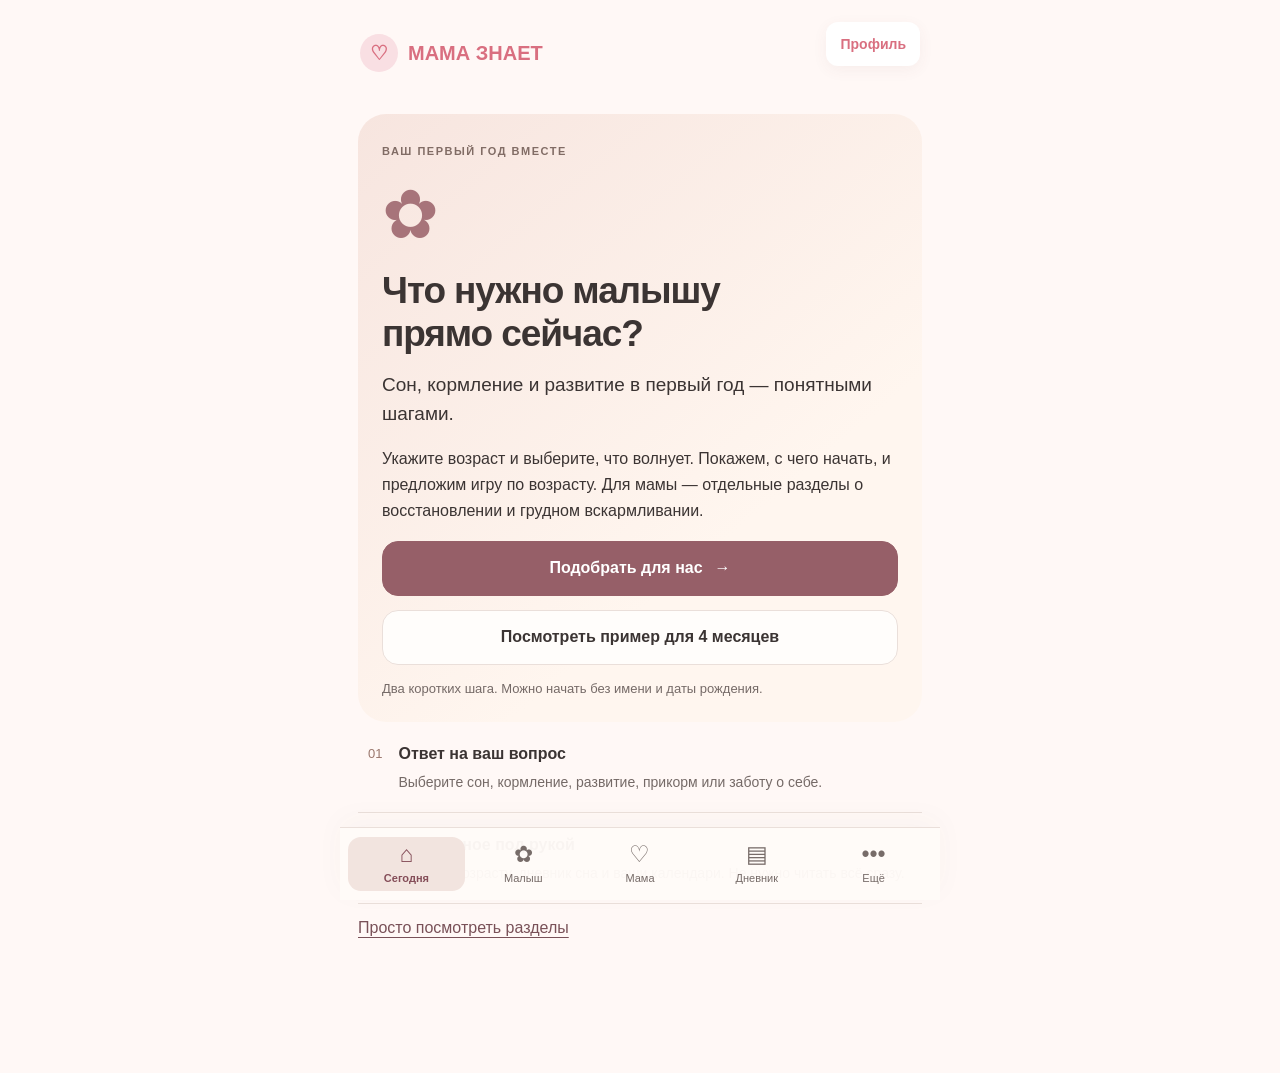
<file: index.html>
<!DOCTYPE html>
<html lang="ru">
<head>
    <meta charset="UTF-8">

    <meta name="viewport"
          content="width=device-width, initial-scale=1">

    <meta name="theme-color" content="#fff8f6">

    <title>МАМА ЗНАЕТ</title>

    <link rel="stylesheet" href="style.css?v=26">
    <link rel="stylesheet" href="complementary-calendar.css?v=2">
    <link rel="stylesheet" href="care-v2.css?v=1">
    <link rel="stylesheet" href="postpartum-v2.css?v=1">
    <link rel="stylesheet" href="cesarean-v2.css?v=1">
<link rel="stylesheet" href="breastfeeding-v2.css?v=1">
<link rel="stylesheet" href="sleep-development-v3.css?v=1">
<link rel="stylesheet" href="development-v4.css?v=1">
<link rel="stylesheet" href="vaccination-v2.css?v=1">
<link rel="stylesheet" href="exams-v2.css?v=1">
<link rel="stylesheet" href="growth-calendar.css?v=2">
<link rel="stylesheet" href="today-v1.css?v=1">
</head>

<body>

<div id="app" class="app">

    <!-- ШАПКА -->
    <header class="header">

        <div class="logo">
            <div class="logo-icon">♡</div>

            <div>
                МАМА ЗНАЕТ
            </div>
        </div>

        <button class="back-button" onclick="profile()" aria-label="Профиль малыша">
            Профиль
        </button>

    </header>


    <!-- ГЛАВНЫЙ ЭКРАН -->
    <main id="screen" aria-live="off"><p>Открываем «МАМА ЗНАЕТ»…</p><noscript>Для работы приложения включите JavaScript в браузере.</noscript></main>

</div>


<!-- МОДАЛЬНОЕ ОКНО -->

<div id="modal" class="hidden">

    <div class="modal">

        <button class="close"
                onclick="closeModal()">
            ×
        </button>

        <div id="modalBody"></div>

    </div>

</div>


<!-- TELEGRAM -->

<script src="https://telegram.org/js/telegram-web-app.js"></script>

<!-- НАША ЛОГИКА -->

<script src="complementary-v2.js?v=14"></script>
    <script src="health-v2.js?v=3"></script>
    <script src="backup-core.js?v=1"></script>
<script src="app.js?v=45"></script>
<script src="profile-v2.js?v=1"></script>
<link rel="stylesheet" href="profile-v2.css?v=1">
<script src="development-v2.js?v=5"></script>
<script src="sleep-v2.js?v=4"></script>
  <script src="feeding-media-v2.js?v=2"></script>  
<script src="feeding-v2.js?v=8"></script>
<script src="complementary-calendar.js?v=4"></script>
<script src="care-v2.js?v=2"></script>
<script src="postpartum-v2.js?v=2"></script>
<script src="cesarean-v2.js?v=2"></script>
<script src="breastfeeding-v2.js?v=2"></script>
<script src="sleep-analyzer-v3.js?v=3"></script>
<script src="sleep-development-plus.js?v=2"></script>
<script src="development-v4-data.js?v=1"></script>
<script src="development-v4.js?v=3"></script>
<script src="vaccination-v2.js?v=2"></script>
<script src="exams-data.js?v=1"></script>
<script src="exams-v2.js?v=2"></script>
<script src="growth-data.js?v=1"></script>
<script src="growth-calendar.js?v=3"></script>
<script src="motor-exercises.js?v=2"></script>
<script src="today-v1.js?v=5"></script>
<script src="sleep-diary.js?v=3"></script>
<style>.journal-nap{display:grid;grid-template-columns:1fr 1fr;gap:12px;border:1px solid #e5d8d0;border-radius:16px;padding:15px;margin:15px 0}.journal-nap label{min-width:0}.journal-nap input,.journal-nap select{max-width:100%;min-width:0}.journal summary{cursor:pointer;font-weight:700;min-height:44px}.journal #journal-status{color:#506046}.journal #journal-errors{color:#962f3c}.journal .sd-box button{margin-right:8px;margin-top:8px}@media(max-width:360px){.journal-nap{grid-template-columns:1fr}}</style>
<script src="favorites-v2.js?v=1"></script>
<style>.fav-save{display:block!important;width:auto!important;font:inherit!important;font-size:14px!important;min-height:44px;margin:12px 0 18px!important;padding:10px 16px!important;border:1px solid #cfb7b8!important;border-radius:14px!important;background:#fff9f7!important;color:#804b56!important;cursor:pointer}.fav-save[aria-pressed=true]{background:#f0deda!important}.fav-card{display:flex;gap:8px;align-items:center;border:1px solid #eadfda;border-radius:18px;margin:12px 0;background:#fffdfb;padding:8px}.fav-open{flex:1;text-align:left;border:0;background:none;color:#3b3433;padding:12px;min-width:0}.fav-open small,.fav-open strong,.fav-open span{display:block}.fav-open small{font-size:12px;color:#776661;margin-bottom:7px}.fav-open strong{font-size:18px;line-height:1.4}.fav-open span{font-size:14px;margin-top:8px;color:#885963}.fav-remove{border:0;background:none;min-height:44px;color:#885963;padding:10px;font-size:13px!important}#fav-toast{position:fixed;bottom:100px;left:50%;transform:translateX(-50%);max-width:calc(100% - 32px);width:400px;background:#4e4241;color:white;padding:12px 16px;border-radius:14px;z-index:10000;font-size:14px;pointer-events:none}#fav-toast:empty{display:none}</style>
<script src="backup-ui.js?v=2"></script>
<link rel="stylesheet" href="backup.css?v=1">
<link rel="stylesheet" href="access-offer.css?v=1">
<script src="access-offer.js?v=1"></script>
</body>
</html>
</file>
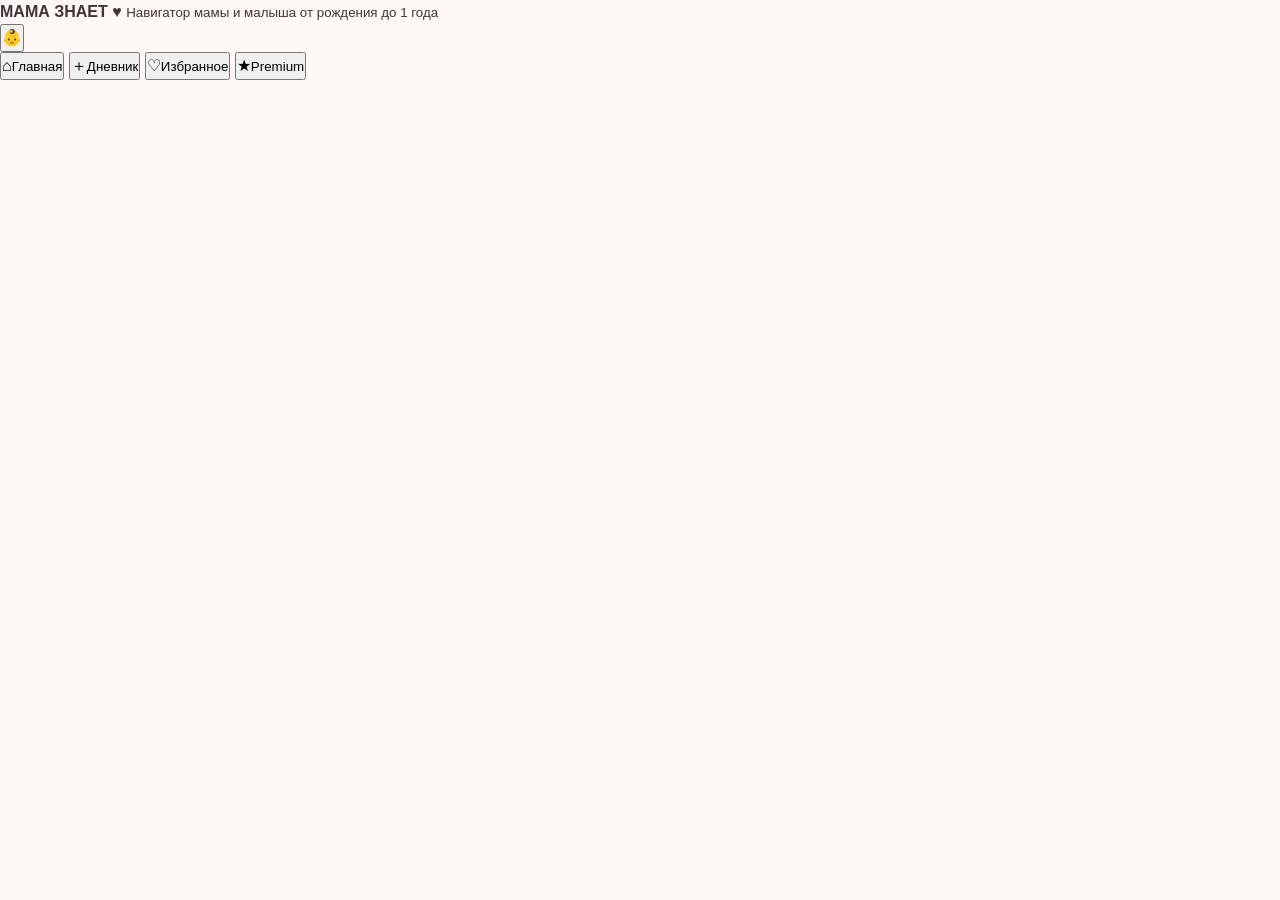
<file: index 111.html>
<!doctype html>
<html lang="ru">
<head>
  <meta charset="UTF-8">
  <meta name="viewport" content="width=device-width,initial-scale=1,maximum-scale=1,user-scalable=no">
  <meta name="theme-color" content="#fff8f5">
  <title>МАМА ЗНАЕТ</title>
  <link rel="stylesheet" href="style.css">
</head>
<body>
<div id="app">
  <header>
    <div>
      <b>МАМА ЗНАЕТ ♥</b>
      <small>Навигатор мамы и малыша от рождения до 1 года</small>
    </div>
    <button class="icon-btn" onclick="profile()">👶</button>
  </header>

  <main id="screen"></main>

  <nav>
    <button onclick="home()">⌂<small>Главная</small></button>
    <button onclick="diary()">＋<small>Дневник</small></button>
    <button onclick="favorites()">♡<small>Избранное</small></button>
    <button onclick="premium()">★<small>Premium</small></button>
  </nav>
</div>

<div id="modal" class="hidden">
  <div class="modal">
    <button class="close" onclick="closeModal()">×</button>
    <div id="modalBody"></div>
  </div>
</div>

<script src="https://telegram.org/js/telegram-web-app.js"></script>
<script src="app.js"></script>
</body>
</html>
</file>
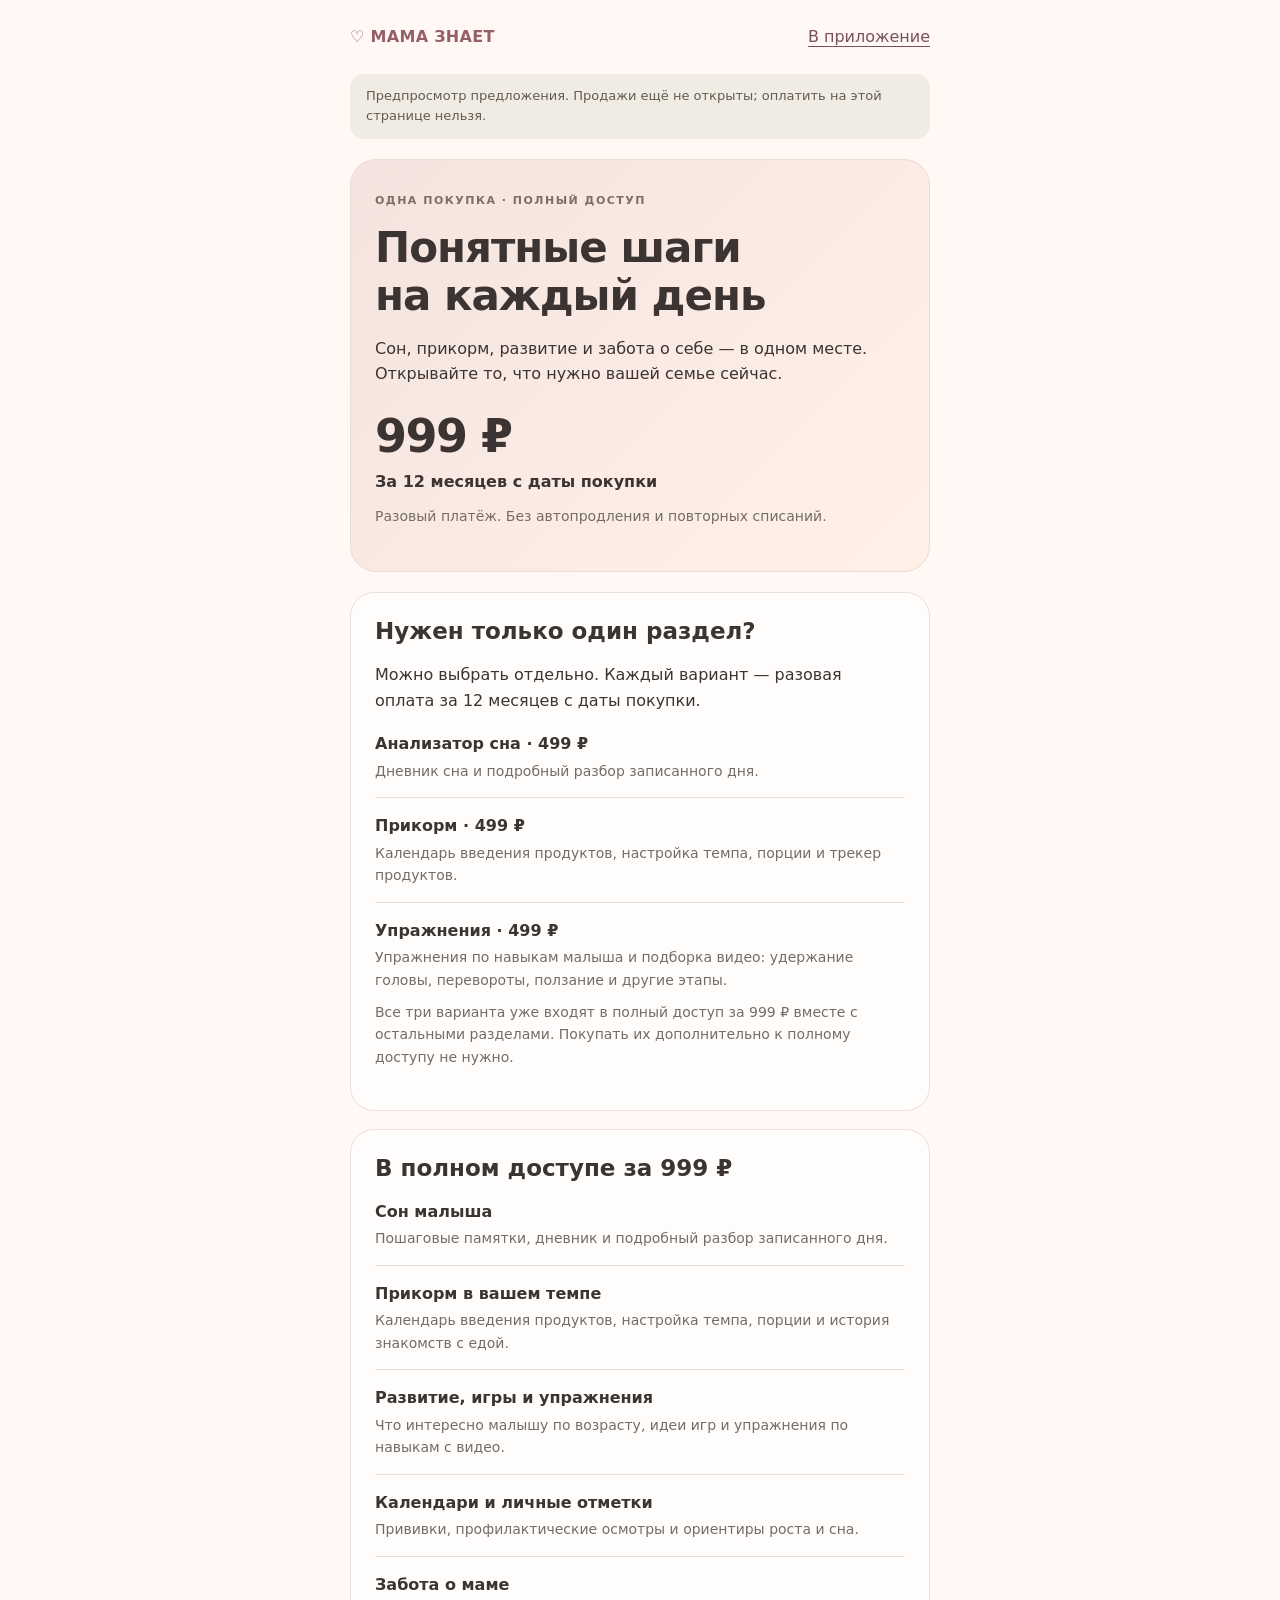
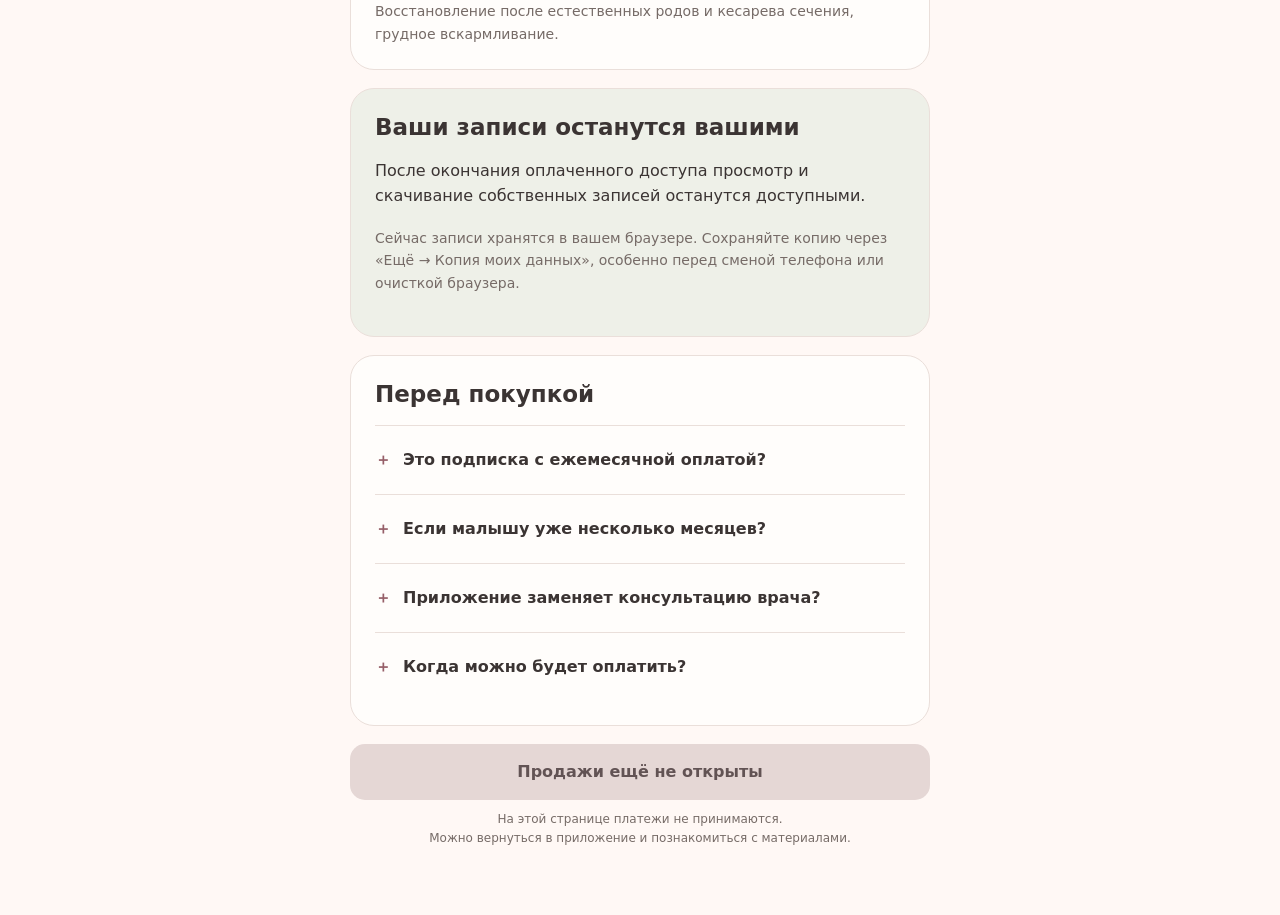
<file: offer-preview.html>
<!doctype html>
<html lang="ru"><head><meta charset="utf-8"><meta name="viewport" content="width=device-width,initial-scale=1"><meta name="robots" content="noindex,nofollow"><title>Варианты доступа — Мама знает · Предпросмотр</title>
<style>
:root{color-scheme:light;--ink:#3b3433;--muted:#766b67;--rose:#965f68;--line:#eadfda}*{box-sizing:border-box}body{margin:0;background:#fff8f5;color:var(--ink);font:16px/1.6 system-ui,-apple-system,sans-serif}main{max-width:620px;margin:auto;padding:24px 20px 48px}a{color:#795158;text-underline-offset:4px}header{display:flex;justify-content:space-between;align-items:center;gap:16px;margin-bottom:24px}.brand{font-weight:750;letter-spacing:.3px;color:var(--rose)}.note{font-size:13px;background:#f0ece4;padding:12px 16px;border-radius:14px;color:#625b50}h1{font-size:clamp(30px,7vw,42px);line-height:1.14;letter-spacing:-1px;margin:12px 0 16px}h2{font-size:23px;line-height:1.25;margin:0 0 16px}p{margin:10px 0 18px}.eyebrow{font-size:11px;font-weight:750;letter-spacing:1.5px;color:#816c65}.hero{background:linear-gradient(135deg,#f4e3de,#fff1e8);border:1px solid #eddbd4;border-radius:26px;padding:26px 24px;margin:20px 0}.price{font-size:46px;font-weight:750;letter-spacing:-1.5px;line-height:1.1;margin-top:24px}.term{font-weight:650;margin-top:8px}.quiet{color:var(--muted);font-size:14px}.card{background:#fffdfb;border:1px solid var(--line);border-radius:24px;padding:24px;margin:18px 0}.features{margin:0;padding:0;list-style:none}.features li{padding:15px 0;border-bottom:1px solid var(--line)}.features li:first-child{padding-top:0}.features li:last-child{border:0;padding-bottom:0}.features strong,.features span{display:block}.features span{font-size:14px;color:var(--muted);margin-top:3px}.personal{background:#eef0e8}.button{display:block;width:100%;border:0;border-radius:15px;background:#e5d7d5;color:#625354;font:650 16px/1.4 system-ui;padding:17px;text-align:center;cursor:not-allowed}details{border-top:1px solid var(--line);padding:12px 0}summary{cursor:pointer;font-weight:650;min-height:44px;display:flex;align-items:center}summary::before{content:'＋';margin-right:12px;color:var(--rose)}details[open] summary::before{content:'−'}details p{font-size:14px;margin:4px 0 12px}.footer{font-size:12px;color:var(--muted);text-align:center}a:focus-visible,summary:focus-visible{outline:3px solid #718061;outline-offset:4px}@media(max-width:360px){main{padding:16px 12px 32px}.hero,.card{padding:20px}}
</style></head><body><main>
<header><span class="brand">♡ МАМА ЗНАЕТ</span><a href="./">В приложение</a></header>
<p class="note">Предпросмотр предложения. Продажи ещё не открыты; оплатить на этой странице нельзя.</p>
<section class="hero"><span class="eyebrow">ОДНА ПОКУПКА · ПОЛНЫЙ ДОСТУП</span><h1>Понятные шаги<br>на каждый день</h1><p>Сон, прикорм, развитие и забота о себе — в одном месте. Открывайте то, что нужно вашей семье сейчас.</p><div class="price">999 ₽</div><div class="term">За 12 месяцев с даты покупки</div><p class="quiet">Разовый платёж. Без автопродления и повторных списаний.</p></section>
<section class="card"><h2>Нужен только один раздел?</h2><p>Можно выбрать отдельно. Каждый вариант — разовая оплата за 12 месяцев с даты покупки.</p><ul class="features">
<li><strong>Анализатор сна · 499 ₽</strong><span>Дневник сна и подробный разбор записанного дня.</span></li>
<li><strong>Прикорм · 499 ₽</strong><span>Календарь введения продуктов, настройка темпа, порции и трекер продуктов.</span></li>
<li><strong>Упражнения · 499 ₽</strong><span>Упражнения по навыкам малыша и подборка видео: удержание головы, перевороты, ползание и другие этапы.</span></li>
</ul><p class="quiet">Все три варианта уже входят в полный доступ за 999 ₽ вместе с остальными разделами. Покупать их дополнительно к полному доступу не нужно.</p></section>
<section class="card"><h2>В полном доступе за 999 ₽</h2><ul class="features">
<li><strong>Сон малыша</strong><span>Пошаговые памятки, дневник и подробный разбор записанного дня.</span></li>
<li><strong>Прикорм в вашем темпе</strong><span>Календарь введения продуктов, настройка темпа, порции и история знакомств с едой.</span></li>
<li><strong>Развитие, игры и упражнения</strong><span>Что интересно малышу по возрасту, идеи игр и упражнения по навыкам с видео.</span></li>
<li><strong>Календари и личные отметки</strong><span>Прививки, профилактические осмотры и ориентиры роста и сна.</span></li>
<li><strong>Забота о маме</strong><span>Восстановление после естественных родов и кесарева сечения, грудное вскармливание.</span></li>
</ul></section>
<section class="card personal"><h2>Ваши записи останутся вашими</h2><p>После окончания оплаченного доступа просмотр и скачивание собственных записей останутся доступными.</p><p class="quiet">Сейчас записи хранятся в вашем браузере. Сохраняйте копию через «Ещё → Копия моих данных», особенно перед сменой телефона или очисткой браузера.</p></section>
<section class="card"><h2>Перед покупкой</h2>
<details><summary>Это подписка с ежемесячной оплатой?</summary><p>Нет. Один платёж открывает выбранный раздел или полный доступ на 12 месяцев. Автоматических продлений и повторных списаний нет.</p></details>
<details><summary>Если малышу уже несколько месяцев?</summary><p>Срок доступа — 12 месяцев с даты покупки, независимо от возраста малыша. Материалы посвящены первому году жизни; выбирайте те, которые подходят вашей семье.</p></details>
<details><summary>Приложение заменяет консультацию врача?</summary><p>Нет. Это справочные материалы и инструменты для ваших наблюдений. Приложение не ставит диагнозы и не назначает лечение.</p></details>
<details><summary>Когда можно будет оплатить?</summary><p>Продажи ещё не открыты. Здесь показаны цены для оплаты на сайте: полный доступ — 999 ₽, анализатор сна, прикорм или упражнения — по 499 ₽ за раздел. Для покупки цифрового доступа внутри Telegram используется Telegram Stars; цена в Stars пока не установлена.</p></details>
</section>
<button class="button" type="button" disabled>Продажи ещё не открыты</button><p class="footer">На этой странице платежи не принимаются.<br>Можно вернуться в приложение и познакомиться с материалами.</p>
</main></body></html>
</file>
<file: style.css>
/* ================================
   МАМА ЗНАЕТ — STYLE.CSS
   ================================ */
:root {
    --bg: #fff8f6;
    --bg-soft: #fff1ed;
    --white: #ffffff;
    --pink: #e98f9d;
    --pink-dark: #d96f80;
    --pink-light: #f9dfe3;
    --peach: #f4b49f;
    --peach-light: #fde8df;
    --text: #403536;
    --text-light: #7c6e70;
    --border: #f1d9d7;
    --shadow: 0 8px 25px rgba(116, 70, 76, 0.08);
    --radius: 20px;
    --radius-small: 14px;
}
/* ================================
   RESET
   ================================ */
* {
    box-sizing: border-box;
    margin: 0;
    padding: 0;
}
html {
    scroll-behavior: smooth;
}
body {
    font-family:
        -apple-system,
        BlinkMacSystemFont,
        "Segoe UI",
        Roboto,
        Arial,
        sans-serif;
    background: var(--bg);
    color: var(--text);
    line-height: 1.5;
    min-height: 100vh;
    -webkit-font-smoothing: antialiased;
}
button,
input,
textarea,
select {
    font: inherit;
}
button {
    cursor: pointer;
}
/* ================================
   APP CONTAINER
   ================================ */
.app {
    width: 100%;
    max-width: 600px;
    min-height: 100vh;
    margin: 0 auto;
    padding: 0 16px 40px;
}
/* ================================
   HEADER
   ================================ */
.header {
    padding: 22px 4px 18px;
    display: flex;
    align-items: center;
    justify-content: space-between;
}
.logo {
    display: flex;
    align-items: center;
    gap: 10px;
    font-size: 20px;
    font-weight: 800;
    color: var(--pink-dark);
}
.logo-icon {
    width: 38px;
    height: 38px;
    display: flex;
    align-items: center;
    justify-content: center;
    background: var(--pink-light);
    border-radius: 50%;
    font-size: 20px;
}
/* ================================
   HERO
   ================================ */
.hero {
    position: relative;
    overflow: hidden;
    padding: 28px 22px;
    margin-bottom: 22px;
    border-radius: 28px;
    background:
        linear-gradient(
            135deg,
            #fff0ec 0%,
            #fde2e5 55%,
            #f9d8df 100%
        );
    box-shadow: var(--shadow);
}
.hero::after {
    content: "♡";
    position: absolute;
    right: 18px;
    bottom: -18px;
    font-size: 110px;
    color: rgba(255, 255, 255, 0.45);
}
.hero h1 {
    position: relative;
    z-index: 1;
    font-size: 31px;
    line-height: 1.15;
    margin-bottom: 10px;
    color: #49383a;
}
.hero p {
    position: relative;
    z-index: 1;
    max-width: 440px;
    font-size: 15px;
    color: var(--text-light);
}
/* ================================
   SECTION
   ================================ */
.section {
    margin-bottom: 25px;
}
.section-title {
    display: flex;
    align-items: center;
    justify-content: space-between;
    margin-bottom: 13px;
    font-size: 21px;
    font-weight: 800;
}
.section-subtitle {
    margin-top: -7px;
    margin-bottom: 14px;
    color: var(--text-light);
    font-size: 14px;
}
/* ================================
   CARDS GRID
   ================================ */
.cards {
    display: grid;
    grid-template-columns: repeat(2, 1fr);
    gap: 12px;
}
.card {
    position: relative;
    min-height: 150px;
    padding: 18px;
    display: flex;
    flex-direction: column;
    justify-content: space-between;
    border: 1px solid var(--border);
    border-radius: var(--radius);
    background: var(--white);
    box-shadow: var(--shadow);
    text-decoration: none;
    color: var(--text);
    transition:
        transform 0.2s ease,
        box-shadow 0.2s ease;
}
.card:hover {
    transform: translateY(-2px);
    box-shadow:
        0 12px 30px rgba(116, 70, 76, 0.12);
}
.card:active {
    transform: scale(0.98);
}
.card-icon {
    width: 48px;
    height: 48px;
    display: flex;
    align-items: center;
    justify-content: center;
    border-radius: 16px;
    background: var(--bg-soft);
    font-size: 25px;
    margin-bottom: 12px;
}
.card h3 {
    font-size: 16px;
    line-height: 1.25;
    margin-bottom: 5px;
}
.card p {
    font-size: 12px;
    line-height: 1.4;
    color: var(--text-light);
}
/* ================================
   LARGE CARD
   ================================ */
.card-large {
    grid-column: span 2;
    min-height: 120px;
    display: flex;
    flex-direction: row;
    align-items: center;
    gap: 15px;
}
.card-large .card-icon {
    flex-shrink: 0;
    margin-bottom: 0;
}
/* ================================
   MOM SECTION
   ================================ */
.mom-section {
    padding: 20px;
    border-radius: 23px;
    background:
        linear-gradient(
            135deg,
            #fff1eb,
            #ffe4e8
        );
    margin-bottom: 25px;
    box-shadow: var(--shadow);
}
.mom-section h2 {
    font-size: 21px;
    margin-bottom: 6px;
}
.mom-section p {
    font-size: 14px;
    color: var(--text-light);
    margin-bottom: 15px;
}
/* ================================
   BUTTONS
   ================================ */
.btn {
    width: 100%;
    min-height: 52px;
    padding: 13px 18px;
    border: none;
    border-radius: 16px;
    background: var(--pink);
    color: white;
    font-size: 15px;
    font-weight: 700;
    text-align: center;
    transition:
        background 0.2s ease,
        transform 0.2s ease;
}
.btn:hover {
    background: var(--pink-dark);
}
.btn:active {
    transform: scale(0.98);
}
.btn-secondary {
    background: var(--white);
    color: var(--pink-dark);
    border: 1px solid var(--pink-light);
}
.btn-secondary:hover {
    background: var(--bg-soft);
}
/* ================================
   BACK BUTTON
   ================================ */
.back-button {
    display: inline-flex;
    align-items: center;
    gap: 7px;
    margin-bottom: 18px;
    padding: 9px 13px;
    border: none;
    border-radius: 12px;
    background: var(--white);
    color: var(--pink-dark);
    font-size: 14px;
    font-weight: 600;
    box-shadow: 0 4px 15px rgba(116, 70, 76, 0.06);
}
/* ================================
   CONTENT PAGE
   ================================ */
.content-page {
    padding-bottom: 30px;
}
.content-page h1 {
    font-size: 27px;
    line-height: 1.2;
    margin-bottom: 10px;
}
.content-page h2 {
    font-size: 20px;
    margin-top: 25px;
    margin-bottom: 10px;
}
.content-page h3 {
    font-size: 17px;
    margin-top: 18px;
    margin-bottom: 7px;
}
.content-page p {
    font-size: 15px;
    color: var(--text-light);
    margin-bottom: 12px;
}
/* ================================
   INFO BOX
   ================================ */
.info-box {
    padding: 17px;
    margin: 15px 0;
    border-radius: 17px;
    background: var(--white);
    border-left: 4px solid var(--pink);
    box-shadow: var(--shadow);
}
.info-box strong {
    display: block;
    margin-bottom: 5px;
    color: var(--text);
}
/* ================================
   CHECKLIST
   ================================ */
.checklist {
    display: flex;
    flex-direction: column;
    gap: 10px;
    margin: 15px 0;
}
.check-item {
    display: flex;
    align-items: flex-start;
    gap: 10px;
    padding: 13px;
    background: var(--white);
    border: 1px solid var(--border);
    border-radius: 14px;
    font-size: 14px;
}
.check-item input {
    width: 20px;
    height: 20px;
    flex-shrink: 0;
    accent-color: var(--pink);
}
/* ================================
   BABY AGE BADGE
   ================================ */
.age-badge {
    display: inline-flex;
    align-items: center;
    padding: 7px 12px;
    margin-bottom: 12px;
    border-radius: 30px;
    background: var(--pink-light);
    color: var(--pink-dark);
    font-size: 13px;
    font-weight: 700;
}
/* ================================
   PROGRESS
   ================================ */
.progress {
    width: 100%;
    height: 9px;
    overflow: hidden;
    border-radius: 10px;
    background: #f4dddd;
    margin: 10px 0 15px;
}
.progress-bar {
    height: 100%;
    width: 50%;
    border-radius: inherit;
    background: var(--pink);
}
/* ================================
   FOOTER
   ================================ */
.footer {
    padding: 20px 5px 10px;
    text-align: center;
    color: var(--text-light);
    font-size: 12px;
}
.footer span {
    color: var(--pink-dark);
}
/* ================================
   MOBILE
   ================================ */
@media (max-width: 420px) {
    .app {
        padding-left: 13px;
        padding-right: 13px;
    }
    .hero {
        padding: 24px 18px;
        border-radius: 24px;
    }
    .hero h1 {
        font-size: 27px;
    }
    .hero p {
        font-size: 14px;
    }
    .cards {
        gap: 9px;
    }
    .card {
        min-height: 140px;
        padding: 15px;
    }
    .card-icon {
        width: 43px;
        height: 43px;
        font-size: 22px;
    }
    .card h3 {
        font-size: 15px;
    }
    .card p {
        font-size: 11px;
    }
    .section-title {
        font-size: 19px;
    }
}
/* ================================
   VERY SMALL PHONES
   ================================ */
@media (max-width: 350px) {
    .cards {
        grid-template-columns: 1fr;
    }
    .card-large {
        grid-column: span 1;
    }
    .hero h1 {
        font-size: 25px;
    }
}
/* ================================
   SAFE AREA FOR IPHONE
   ================================ */
@supports (padding: max(0px)) {
    .app {
        padding-bottom:
            max(40px, env(safe-area-inset-bottom));
    }
}
/* ================================
   ANIMATION
   ================================ */
@keyframes fadeIn {
    from {
        opacity: 0;
        transform: translateY(8px);
    }
    to {
        opacity: 1;
        transform: translateY(0);
    }
}
.hero,
.section,
.mom-section {
    animation: fadeIn 0.45s ease both;
}
/* ================================
   ACCESSIBILITY
   ================================ */
button:focus-visible,
a:focus-visible,
input:focus-visible {
    outline: 3px solid var(--pink-light);
    outline-offset: 2px;
} /* ================================
   MODAL WINDOW
   ================================ */

.hidden {
    display: none !important;
}

#modal {
    position: fixed;
    inset: 0;
    z-index: 9999;

    background: rgba(64, 53, 54, 0.35);

    padding:
        max(20px, env(safe-area-inset-top))
        14px
        max(20px, env(safe-area-inset-bottom));

    overflow-y: auto;
    -webkit-overflow-scrolling: touch;
}

#modal:not(.hidden) {
    display: flex;
    align-items: flex-start;
    justify-content: center;
}

.modal {
    position: relative;

    width: 100%;
    max-width: 560px;

    margin: 20px auto;

    padding: 25px 18px 30px;

    background: #fff8f6;

    border-radius: 24px;

    box-shadow:
        0 20px 60px rgba(64, 53, 54, 0.20);

    animation: modalOpen 0.25s ease;
}

.modal h2 {
    padding-right: 38px;
    margin-bottom: 12px;

    font-size: 25px;
    line-height: 1.2;

    color: var(--text);
}

.modal p {
    margin-bottom: 12px;

    font-size: 15px;
    line-height: 1.55;

    color: var(--text-light);
}

.close {
    position: absolute;

    top: 14px;
    right: 14px;

    width: 38px;
    height: 38px;

    display: flex;
    align-items: center;
    justify-content: center;

    border: none;
    border-radius: 50%;

    background: var(--pink-light);
    color: var(--pink-dark);

    font-size: 25px;
    line-height: 1;

    cursor: pointer;
}

.close:active {
    transform: scale(0.94);
}

@keyframes modalOpen {
    from {
        opacity: 0;
        transform: translateY(15px) scale(0.98);
    }

    to {
        opacity: 1;
        transform: translateY(0) scale(1);
    }
}
/* =========================================
   МАМА ЗНАЕТ 2.0 — ГЛАВНАЯ
   ========================================= */

.hero-new {
    padding-bottom: 22px;
}

.hero-new h1 {
    max-width: 430px;
}

/* КАРТОЧКА МАЛЫША */

.baby-home-card {
    position: relative;
    z-index: 2;

    display: flex;
    align-items: center;
    gap: 12px;

    margin-top: 20px;
    padding: 14px;

    background: rgba(255, 255, 255, 0.82);
    border: 1px solid rgba(255, 255, 255, 0.9);
    border-radius: 20px;

    box-shadow:
        0 8px 24px rgba(116, 70, 76, 0.08);

    backdrop-filter: blur(8px);
    -webkit-backdrop-filter: blur(8px);
}

.baby-home-icon {
    width: 48px;
    height: 48px;
    flex-shrink: 0;

    display: flex;
    align-items: center;
    justify-content: center;

    background: var(--pink-light);
    border-radius: 16px;

    font-size: 25px;
}

.baby-home-info {
    min-width: 0;
    flex: 1;

    display: flex;
    flex-direction: column;
}

.baby-home-label {
    margin-bottom: 2px;

    color: var(--text-light);
    font-size: 11px;
    font-weight: 600;

    text-transform: uppercase;
    letter-spacing: 0.5px;
}

.baby-home-info strong {
    color: var(--text);
    font-size: 16px;
    line-height: 1.3;
}

#homeBabyHint {
    margin-top: 3px;

    color: var(--text-light);
    font-size: 11px;
    line-height: 1.3;
}

.baby-home-button {
    width: 36px;
    height: 36px;
    flex-shrink: 0;

    display: flex;
    align-items: center;
    justify-content: center;

    border: none;
    border-radius: 50%;

    background: var(--pink-light);
    color: var(--pink-dark);

    font-size: 25px;
    line-height: 1;
}

.baby-home-button:active {
    transform: scale(0.94);
}


/* МАЛЕНЬКИЕ ЭКРАНЫ */

@media (max-width: 420px) {

    .baby-home-card {
        gap: 10px;
        padding: 12px;
    }

    .baby-home-icon {
        width: 44px;
        height: 44px;
        font-size: 22px;
    }

    .baby-home-info strong {
        font-size: 15px;
    }

    #homeBabyHint {
        font-size: 10px;
    }
}
/* =========================================
   СЕЙЧАС АКТУАЛЬНО
   ========================================= */

.today-section {
    margin-top: 26px;
    margin-bottom: 30px;
}

.section-heading {
    display: flex;
    align-items: flex-end;
    justify-content: space-between;
    gap: 12px;
    margin-bottom: 8px;
}

.section-kicker {
    display: block;
    margin-bottom: 4px;

    color: var(--pink-dark);
    font-size: 10px;
    font-weight: 700;
    letter-spacing: 0.8px;
}

.section-heading h2 {
    margin: 0;

    color: var(--text);
    font-size: 22px;
    line-height: 1.2;
}

.today-age {
    flex-shrink: 0;

    padding: 6px 10px;

    background: var(--pink-light);
    border-radius: 20px;

    color: var(--pink-dark);
    font-size: 11px;
    font-weight: 700;
}

.today-description {
    margin: 0 0 14px;

    color: var(--text-light);
    font-size: 13px;
    line-height: 1.4;
}


/* КАРТОЧКИ */

.today-cards {
    display: flex;
    flex-direction: column;
    gap: 10px;
}

.today-card {
    width: 100%;

    display: flex;
    align-items: center;
    gap: 12px;

    padding: 14px;

    border: 1px solid var(--border);
    border-radius: 18px;

    background: var(--white);

    box-shadow:
        0 6px 20px rgba(116, 70, 76, 0.06);

    text-align: left;
    font-family: inherit;

    cursor: pointer;
}

.today-card:active {
    transform: scale(0.985);
}

.today-card-icon {
    width: 44px;
    height: 44px;
    flex-shrink: 0;

    display: flex;
    align-items: center;
    justify-content: center;

    border-radius: 14px;

    background: var(--bg-soft);

    font-size: 22px;
}

.today-card-content {
    min-width: 0;
    flex: 1;

    display: flex;
    flex-direction: column;
    gap: 3px;
}

.today-card-content strong {
    color: var(--text);
    font-size: 15px;
}

.today-card-content small {
    color: var(--text-light);
    font-size: 12px;
    line-height: 1.3;
}

.today-card-arrow {
    flex-shrink: 0;

    color: var(--pink-dark);
    font-size: 25px;
    line-height: 1;
}
/* =========================================
   ЧТО НОВОГО У МАЛЫША НА ЭТОЙ НЕДЕЛЕ
   ========================================= */

.week-section {
    margin: 0 0 30px;
}

.week-card {
    position: relative;
    overflow: hidden;

    padding: 18px;

    background:
        linear-gradient(
            145deg,
            #fff7f4 0%,
            #fff0ed 100%
        );

    border: 1px solid var(--border);
    border-radius: 24px;

    box-shadow:
        0 8px 24px rgba(116, 70, 76, 0.07);
}

/* декоративное пятно */

.week-card::after {
    content: "";

    position: absolute;
    top: -45px;
    right: -45px;

    width: 120px;
    height: 120px;

    background: rgba(249, 223, 227, 0.65);
    border-radius: 50%;

    pointer-events: none;
}


/* ВЕРХ КАРТОЧКИ */

.week-card-top {
    position: relative;
    z-index: 1;

    display: flex;
    align-items: center;
    gap: 11px;
}

.week-icon {
    width: 44px;
    height: 44px;
    flex-shrink: 0;

    display: flex;
    align-items: center;
    justify-content: center;

    background: var(--white);
    border-radius: 14px;

    font-size: 21px;

    box-shadow:
        0 5px 15px rgba(116, 70, 76, 0.06);
}

.week-title {
    min-width: 0;
    flex: 1;
}

.week-title > span {
    display: block;

    margin-bottom: 3px;

    color: var(--pink-dark);

    font-size: 9px;
    font-weight: 700;
    letter-spacing: 0.8px;
}

.week-title h2 {
    margin: 0;

    color: var(--text);

    font-size: 18px;
    line-height: 1.2;
}

.week-age {
    position: relative;
    z-index: 1;

    flex-shrink: 0;

    padding: 6px 9px;

    background: rgba(255, 255, 255, 0.8);
    border-radius: 20px;

    color: var(--pink-dark);

    font-size: 11px;
    font-weight: 700;
}


/* ВВОДНЫЙ ТЕКСТ */

.week-intro {
    position: relative;
    z-index: 1;

    margin: 15px 0;

    color: var(--text-light);

    font-size: 13px;
    line-height: 1.5;
}


/* ПУНКТЫ НЕДЕЛИ */

.week-points {
    position: relative;
    z-index: 1;

    display: flex;
    flex-direction: column;
    gap: 9px;
}

.week-point {
    display: flex;
    align-items: flex-start;
    gap: 10px;

    padding: 12px;

    background: rgba(255, 255, 255, 0.72);
    border-radius: 16px;
}

.week-point > span {
    flex-shrink: 0;

    width: 30px;
    height: 30px;

    display: flex;
    align-items: center;
    justify-content: center;

    background: var(--bg-soft);
    border-radius: 10px;

    font-size: 15px;
}

.week-point > div {
    min-width: 0;
}

.week-point strong {
    display: block;

    margin-bottom: 2px;

    color: var(--text);
    font-size: 13px;
}

.week-point p {
    margin: 0;

    color: var(--text-light);

    font-size: 12px;
    line-height: 1.4;
}


/* МАЛЕНЬКИЕ ЭКРАНЫ */

@media (max-width: 420px) {

    .week-card {
        padding: 16px;
    }

    .week-title h2 {
        font-size: 17px;
    }

    .week-age {
        padding: 5px 8px;
        font-size: 10px;
    }
}
/* =========================================
   БЛИЖАЙШЕЕ ДЛЯ МАЛЫША
   ========================================= */

.next-section {
    margin: 0 0 32px;
}


/* СПИСОК СОБЫТИЙ */

.next-list {
    position: relative;

    display: flex;
    flex-direction: column;
    gap: 10px;
}


/* ВЕРТИКАЛЬНАЯ ЛИНИЯ */

.next-list::before {
    content: "";

    position: absolute;
    top: 24px;
    bottom: 24px;
    left: 22px;

    width: 2px;

    background:
        linear-gradient(
            to bottom,
            var(--pink-light),
            var(--peach-light)
        );

    border-radius: 10px;
}


/* ОДНО СОБЫТИЕ */

.next-item {
    position: relative;

    display: flex;
    align-items: center;
    gap: 12px;

    padding: 14px;

    background: var(--white);

    border: 1px solid var(--border);
    border-radius: 18px;

    box-shadow:
        0 6px 20px rgba(116, 70, 76, 0.055);
}


/* ИКОНКА */

.next-item-icon {
    position: relative;
    z-index: 2;

    width: 44px;
    height: 44px;

    flex-shrink: 0;

    display: flex;
    align-items: center;
    justify-content: center;

    background: var(--bg-soft);

    border: 4px solid var(--white);
    border-radius: 15px;

    font-size: 19px;

    box-shadow:
        0 3px 10px rgba(116, 70, 76, 0.06);
}


/* ТЕКСТ */

.next-item-content {
    min-width: 0;
    flex: 1;
}

.next-item-type {
    display: block;

    margin-bottom: 3px;

    color: var(--pink-dark);

    font-size: 9px;
    font-weight: 700;

    letter-spacing: 0.7px;
}

.next-item-content strong {
    display: block;

    color: var(--text);

    font-size: 14px;
    line-height: 1.3;
}

.next-item-content p {
    margin: 4px 0 0;

    color: var(--text-light);

    font-size: 11px;
    line-height: 1.4;
}


/* СТРЕЛКА */

.next-item-arrow {
    flex-shrink: 0;

    color: var(--pink-dark);

    font-size: 24px;
    line-height: 1;

    opacity: 0.75;
}


/* ЛЁГКИЙ АКЦЕНТ НА ПЕРВОМ СОБЫТИИ */

.next-item:first-child {
    background:
        linear-gradient(
            135deg,
            #ffffff 0%,
            #fff8f6 100%
        );

    border-color: #f0d2d3;
}


/* НАЖАТИЕ */

.next-item:active {
    transform: scale(0.985);
}


/* МАЛЕНЬКИЕ ЭКРАНЫ */

@media (max-width: 420px) {

    .next-item {
        gap: 10px;
        padding: 12px;
    }

    .next-item-icon {
        width: 42px;
        height: 42px;

        font-size: 18px;
    }

    .next-item-content strong {
        font-size: 13px;
    }

    .next-item-content p {
        font-size: 10px;
    }
}
/* =========================================================
   МАМА ЗНАЕТ V2.0
   РАЗВИТИЕ МАЛЫША 0–12 МЕСЯЦЕВ
   ========================================================= */

.dev-v2-page {
    padding: 8px 0 110px;
}

.dev-v2-top {
    display: flex;
    gap: 12px;
    align-items: flex-start;
    margin-bottom: 18px;
}

.dev-v2-top h1 {
    margin: 8px 0 5px;
    font-size: 29px;
    line-height: 1.08;
    letter-spacing: -0.5px;
}

.dev-v2-top p {
    margin: 0;
    color: var(--muted);
    font-size: 14px;
    line-height: 1.45;
}

.dev-v2-back {
    flex: 0 0 42px;
    width: 42px;
    height: 42px;
    border: 0;
    border-radius: 14px;
    background: #fff;
    box-shadow: 0 5px 18px rgba(74, 54, 54, 0.08);
    font-size: 22px;
    cursor: pointer;
}


/* ===== ТЕКУЩИЙ ВОЗРАСТ ===== */

.dev-v2-current-card {
    position: relative;
    overflow: hidden;
    margin: 18px 0 14px;
    padding: 20px;
    border-radius: 25px;
    background:
        linear-gradient(
            135deg,
            rgba(255, 232, 230, 0.96),
            rgba(255, 244, 235, 0.98)
        );
    border: 1px solid rgba(232, 164, 164, 0.24);
    box-shadow: 0 10px 30px rgba(110, 72, 72, 0.08);
}

.dev-v2-current-card::after {
    content: "🌱";
    position: absolute;
    right: -8px;
    top: -14px;
    font-size: 92px;
    opacity: 0.08;
    transform: rotate(12deg);
}

.dev-v2-current-label {
    display: block;
    margin-bottom: 8px;
    font-size: 11px;
    font-weight: 800;
    letter-spacing: 0.8px;
    text-transform: uppercase;
    color: #b27070;
}

.dev-v2-current-card strong {
    position: relative;
    z-index: 1;
    display: block;
    font-size: 21px;
    line-height: 1.25;
}

.dev-v2-current-card p {
    position: relative;
    z-index: 1;
    margin: 8px 0 15px;
    max-width: 420px;
    color: #755f5f;
    font-size: 14px;
    line-height: 1.5;
}

.dev-v2-current-card button {
    position: relative;
    z-index: 2;
    border: 0;
    border-radius: 14px;
    padding: 11px 15px;
    background: #fff;
    color: #5e4545;
    font-weight: 750;
    font-size: 13px;
    box-shadow: 0 4px 15px rgba(88, 55, 55, 0.08);
    cursor: pointer;
}


/* ===== ВАЖНОЕ ПОЯСНЕНИЕ ===== */

.dev-v2-note {
    display: flex;
    gap: 11px;
    align-items: flex-start;
    margin: 13px 0 22px;
    padding: 14px 15px;
    border-radius: 18px;
    background: rgba(255, 255, 255, 0.75);
    border: 1px solid rgba(120, 94, 94, 0.08);
}

.dev-v2-note > span {
    font-size: 20px;
}

.dev-v2-note p {
    margin: 0;
    color: #786969;
    font-size: 12.5px;
    line-height: 1.55;
}

.dev-v2-heading {
    margin: 6px 2px 13px;
    font-size: 18px;
    font-weight: 800;
}


/* ===== СЕТКА МЕСЯЦЕВ ===== */

.dev-v2-month-grid {
    display: grid;
    grid-template-columns: repeat(2, minmax(0, 1fr));
    gap: 11px;
}

.dev-v2-month-card {
    position: relative;
    min-height: 166px;
    padding: 16px 13px 14px;
    border: 1px solid rgba(109, 83, 83, 0.08);
    border-radius: 21px;
    background: rgba(255, 255, 255, 0.92);
    box-shadow: 0 7px 22px rgba(84, 58, 58, 0.055);
    text-align: left;
    color: inherit;
    cursor: pointer;
    overflow: hidden;
}

.dev-v2-month-card.active {
    border: 1.5px solid rgba(218, 142, 142, 0.65);
    background:
        linear-gradient(
            145deg,
            #fff,
            #fff3f1
        );
    box-shadow: 0 9px 25px rgba(181, 112, 112, 0.13);
}

.dev-v2-month-icon {
    display: flex;
    align-items: center;
    justify-content: center;
    width: 43px;
    height: 43px;
    margin-bottom: 11px;
    border-radius: 14px;
    background: #fff5f2;
    font-size: 22px;
}

.dev-v2-month-card strong {
    display: block;
    margin-bottom: 6px;
    font-size: 15px;
    line-height: 1.25;
}

.dev-v2-month-card > span:not(.dev-v2-month-icon):not(.dev-v2-you-are-here) {
    display: block;
    min-height: 36px;
    color: #847272;
    font-size: 11.5px;
    line-height: 1.4;
}

.dev-v2-month-card b {
    display: block;
    margin-top: 9px;
    color: #ba7777;
    font-size: 11px;
}

.dev-v2-you-are-here {
    position: absolute;
    top: 10px;
    right: 10px;
    padding: 4px 7px;
    border-radius: 8px;
    background: #f2cccc;
    color: #694949;
    font-size: 8px;
    font-weight: 900;
    letter-spacing: 0.6px;
}


/* ===== ОБЩЕЕ ПРЕДУПРЕЖДЕНИЕ ===== */

.dev-v2-safety {
    margin-top: 18px;
    padding: 17px;
    border-radius: 20px;
    background: #fff6f1;
    border: 1px solid rgba(215, 157, 123, 0.2);
}

.dev-v2-safety strong {
    display: block;
    margin-bottom: 6px;
    font-size: 14px;
}

.dev-v2-safety p {
    margin: 0;
    color: #775f56;
    font-size: 12.5px;
    line-height: 1.55;
}


/* =========================================================
   СТАТЬЯ ВОЗРАСТА
   ========================================================= */

.dev-v2-article {
    padding-bottom: 10px;
}

.dev-v2-article h2 {
    margin: 10px 0 4px;
    font-size: 25px;
    line-height: 1.15;
    letter-spacing: -0.3px;
}

.dev-v2-subtitle {
    margin: 0 0 16px;
    color: #9a7777;
    font-size: 14px;
    font-weight: 650;
}

.dev-v2-intro {
    margin: 14px 0;
    padding: 16px;
    border-radius: 19px;
    background: #fff8f6;
    color: #675656;
    font-size: 14px;
    line-height: 1.65;
}


/* ===== ВИЗУАЛЬНАЯ КАРТОЧКА ===== */

.dev-v2-visual {
    display: flex;
    align-items: center;
    gap: 14px;
    margin: 15px 0 18px;
    padding: 17px;
    border-radius: 22px;
    background:
        linear-gradient(
            135deg,
            #f8eeee,
            #fff6ed
        );
}

.dev-v2-visual-icon {
    display: flex;
    align-items: center;
    justify-content: center;
    flex: 0 0 67px;
    width: 67px;
    height: 67px;
    border-radius: 22px;
    background: rgba(255, 255, 255, 0.8);
    font-size: 34px;
    box-shadow: 0 5px 17px rgba(89, 59, 59, 0.06);
}

.dev-v2-visual > div:last-child > span {
    display: block;
    margin-bottom: 3px;
    color: #b27a7a;
    font-size: 9px;
    font-weight: 850;
    letter-spacing: 0.8px;
}

.dev-v2-visual strong {
    display: block;
    font-size: 17px;
}

.dev-v2-visual p {
    margin: 5px 0 0;
    color: #7b6868;
    font-size: 11.5px;
    line-height: 1.45;
}


/* ===== ИНФОРМАЦИОННЫЕ БЛОКИ ===== */

.dev-v2-block {
    margin: 13px 0;
    padding: 17px;
    border-radius: 21px;
    background: #fff;
    border: 1px solid rgba(98, 75, 75, 0.07);
    box-shadow: 0 6px 20px rgba(70, 49, 49, 0.045);
}

.dev-v2-block h3 {
    margin: 0 0 12px;
    font-size: 16px;
}

.dev-v2-list {
    display: flex;
    flex-direction: column;
    gap: 9px;
}

.dev-v2-list-item {
    display: flex;
    gap: 9px;
    align-items: flex-start;
    color: #675959;
    font-size: 13px;
    line-height: 1.45;
}

.dev-v2-list-icon {
    flex: 0 0 22px;
    display: flex;
    align-items: center;
    justify-content: center;
    width: 22px;
    height: 22px;
    border-radius: 8px;
    background: #fff1ef;
    color: #bb7777;
    font-size: 10px;
    font-weight: 800;
}


/* ===== ВИДЕО ===== */

.dev-v2-media-card {
    display: flex;
    gap: 13px;
    align-items: center;
    margin: 14px 0;
    padding: 13px;
    border-radius: 21px;
    background: #f5f0eb;
}

.dev-v2-media-preview {
    display: flex;
    flex: 0 0 85px;
    width: 85px;
    height: 78px;
    align-items: center;
    justify-content: center;
    border-radius: 17px;
    background:
        linear-gradient(
            145deg,
            #e9d6cf,
            #f8e9e3
        );
}

.dev-v2-media-preview span {
    display: flex;
    align-items: center;
    justify-content: center;
    width: 38px;
    height: 38px;
    padding-left: 2px;
    border-radius: 50%;
    background: #fff;
    box-shadow: 0 4px 12px rgba(75, 52, 52, 0.09);
    font-size: 14px;
}

.dev-v2-media-label {
    display: block;
    margin-bottom: 3px;
    color: #b17b70;
    font-size: 8.5px;
    font-weight: 850;
    letter-spacing: 0.7px;
}

.dev-v2-media-card strong {
    display: block;
    font-size: 13px;
    line-height: 1.3;
}

.dev-v2-media-card p {
    margin: 5px 0 0;
    color: #796d69;
    font-size: 10.5px;
    line-height: 1.4;
}


/* ===== ПОПРОБУЙТЕ СЕГОДНЯ ===== */

.dev-v2-today {
    position: relative;
    overflow: hidden;
    margin: 15px 0;
    padding: 18px;
    border-radius: 22px;
    background:
        linear-gradient(
            135deg,
            #f8dedd,
            #fdebe0
        );
}

.dev-v2-today::after {
    content: "♡";
    position: absolute;
    right: -5px;
    bottom: -28px;
    color: rgba(255, 255, 255, 0.42);
    font-size: 100px;
}

.dev-v2-today > span {
    position: relative;
    z-index: 1;
    color: #a96868;
    font-size: 9px;
    font-weight: 900;
    letter-spacing: 1px;
}

.dev-v2-today h3 {
    position: relative;
    z-index: 1;
    margin: 5px 0 7px;
    font-size: 17px;
}

.dev-v2-today p {
    position: relative;
    z-index: 1;
    margin: 0;
    color: #6f5757;
    font-size: 13px;
    line-height: 1.55;
}


/* ===== ЧЕК-ЛИСТ ===== */

.dev-v2-small {
    margin: -4px 0 12px;
    color: #9b8a8a;
    font-size: 10.5px;
}

.dev-v2-checklist {
    display: flex;
    flex-direction: column;
    gap: 8px;
}

.dev-v2-check {
    display: flex;
    align-items: flex-start;
    gap: 10px;
    padding: 11px;
    border-radius: 14px;
    background: #fff8f6;
    color: #625555;
    font-size: 12px;
    line-height: 1.4;
    cursor: pointer;
}

.dev-v2-check input {
    flex: 0 0 auto;
    width: 19px;
    height: 19px;
    margin: 0;
    accent-color: #d89494;
}

.dev-v2-check:has(input:checked) {
    opacity: 0.72;
    background: #f7f3ef;
}

.dev-v2-check:has(input:checked) span {
    text-decoration: line-through;
}


/* ===== КРАСНЫЕ ФЛАГИ ===== */

.dev-v2-warning {
    margin: 15px 0;
    padding: 16px;
    border-radius: 19px;
    background: #fff0ed;
    border: 1px solid rgba(196, 102, 90, 0.17);
}

.dev-v2-warning strong {
    display: block;
    margin-bottom: 7px;
    color: #9e554f;
    font-size: 13px;
}

.dev-v2-warning p {
    margin: 0;
    color: #745b58;
    font-size: 12px;
    line-height: 1.55;
}


/* ===== ДИСКЛЕЙМЕР ===== */

.dev-v2-info {
    margin: 15px 0;
    padding: 14px 15px;
    border-radius: 17px;
    background: #f5f4f1;
}

.dev-v2-info strong {
    display: block;
    margin-bottom: 4px;
    font-size: 11px;
}

.dev-v2-info p {
    margin: 0;
    color: #817a74;
    font-size: 10.5px;
    line-height: 1.5;
}


/* ===== КНОПКА ===== */

.dev-v2-close-button {
    width: 100%;
    margin-top: 6px;
    padding: 14px 16px;
    border: 0;
    border-radius: 17px;
    background:
        linear-gradient(
            135deg,
            #e7aaaa,
            #d99191
        );
    color: #fff;
    font-size: 14px;
    font-weight: 800;
    box-shadow: 0 7px 20px rgba(178, 111, 111, 0.18);
    cursor: pointer;
}


/* ===== МАЛЕНЬКИЕ ЭКРАНЫ ===== */

@media (max-width: 390px) {

    .dev-v2-month-grid {
        gap: 9px;
    }

    .dev-v2-month-card {
        min-height: 158px;
        padding: 14px 11px;
    }

    .dev-v2-month-card strong {
        font-size: 14px;
    }

    .dev-v2-media-preview {
        flex-basis: 72px;
        width: 72px;
    }

}


/* ===== АНИМАЦИЯ ===== */

@keyframes devV2FadeUp {

    from {
        opacity: 0;
        transform: translateY(8px);
    }

    to {
        opacity: 1;
        transform: translateY(0);
    }

}

.dev-v2-current-card,
.dev-v2-note,
.dev-v2-month-card,
.dev-v2-block,
.dev-v2-today,
.dev-v2-media-card {
    animation: devV2FadeUp 0.28s ease both;
}
/* =========================================================
   МАМА ЗНАЕТ V2.0 — СОН МАЛЫША
   ЧАСТЬ 1
========================================================= */

.sleep-v2-page {
    padding: 18px 16px 110px;
    animation: sleepV2FadeUp .35s ease;
}

.sleep-v2-top {
    display: flex;
    align-items: flex-start;
    gap: 14px;
    margin-bottom: 20px;
}

.sleep-v2-top h1 {
    margin: 8px 0 6px;
    font-size: 30px;
    line-height: 1.05;
}

.sleep-v2-top p {
    margin: 0;
    opacity: .7;
    line-height: 1.45;
}

.sleep-v2-back {
    width: 42px;
    height: 42px;
    min-width: 42px;
    border: 0;
    border-radius: 50%;
    background: rgba(255,255,255,.9);
    box-shadow: 0 5px 18px rgba(0,0,0,.07);
    font-size: 20px;
    cursor: pointer;
}


/* ===== ТЕКУЩИЙ ВОЗРАСТ ===== */

.sleep-v2-current {
    position: relative;
    overflow: hidden;
    padding: 20px;
    margin: 16px 0;
    border-radius: 24px;
    background:
        linear-gradient(
            135deg,
            #fff7fb,
            #f4f1ff
        );
    box-shadow: 0 8px 28px rgba(83,63,110,.08);
}

.sleep-v2-current-label {
    display: block;
    margin-bottom: 12px;
    font-size: 11px;
    font-weight: 800;
    letter-spacing: .08em;
    opacity: .55;
}

.sleep-v2-current-main {
    display: flex;
    align-items: center;
    gap: 13px;
}

.sleep-v2-current-main > span {
    display: grid;
    place-items: center;
    width: 54px;
    height: 54px;
    min-width: 54px;
    border-radius: 18px;
    background: rgba(255,255,255,.8);
    font-size: 28px;
}

.sleep-v2-current-main strong {
    display: block;
    font-size: 20px;
}

.sleep-v2-current-main p {
    margin: 3px 0 0;
    opacity: .68;
}

.sleep-v2-current > button {
    width: 100%;
    margin-top: 16px;
    padding: 13px 16px;
    border: 0;
    border-radius: 16px;
    background: rgba(255,255,255,.86);
    font-weight: 750;
    cursor: pointer;
}


/* ===== АНАЛИЗАТОР — HERO ===== */

.sleep-v2-analyzer-hero {
    width: 100%;
    display: grid;
    grid-template-columns: 56px 1fr auto;
    align-items: center;
    gap: 14px;
    text-align: left;
    padding: 18px;
    margin: 18px 0 28px;
    border: 0;
    border-radius: 24px;
    background:
        linear-gradient(
            135deg,
            #29243f,
            #5b4d7c
        );
    color: white;
    box-shadow: 0 12px 30px rgba(48,39,75,.18);
    cursor: pointer;
}

.sleep-v2-analyzer-hero-icon {
    display: grid;
    place-items: center;
    width: 56px;
    height: 56px;
    border-radius: 18px;
    background: rgba(255,255,255,.13);
    font-size: 26px;
}

.sleep-v2-analyzer-hero span {
    display: block;
    margin-bottom: 4px;
    font-size: 10px;
    font-weight: 800;
    letter-spacing: .08em;
    opacity: .65;
}

.sleep-v2-analyzer-hero strong {
    display: block;
    font-size: 19px;
}

.sleep-v2-analyzer-hero p {
    margin: 5px 0 0;
    font-size: 13px;
    line-height: 1.4;
    opacity: .78;
}

.sleep-v2-analyzer-hero > b {
    font-size: 22px;
}


/* ===== ЗАГОЛОВКИ ===== */

.sleep-v2-heading {
    margin: 27px 2px 14px;
    font-size: 21px;
}


/* ===== БЫСТРЫЕ ПРОБЛЕМЫ ===== */

.sleep-v2-quick-grid {
    display: grid;
    grid-template-columns: repeat(2, minmax(0, 1fr));
    gap: 10px;
}

.sleep-v2-quick-grid button {
    min-height: 132px;
    display: flex;
    flex-direction: column;
    align-items: flex-start;
    padding: 15px;
    text-align: left;
    border: 1px solid rgba(60,45,80,.06);
    border-radius: 20px;
    background: #fff;
    box-shadow: 0 5px 18px rgba(54,42,72,.055);
    cursor: pointer;
}

.sleep-v2-quick-grid button > span {
    font-size: 25px;
    margin-bottom: 11px;
}

.sleep-v2-quick-grid strong {
    font-size: 14px;
    line-height: 1.25;
}

.sleep-v2-quick-grid small {
    display: block;
    margin-top: 5px;
    font-size: 11px;
    line-height: 1.35;
    opacity: .58;
}


/* ===== ВОЗРАСТ ===== */

.sleep-v2-age-grid {
    display: grid;
    grid-template-columns: repeat(2, minmax(0, 1fr));
    gap: 10px;
}

.sleep-v2-age-card {
    position: relative;
    min-height: 156px;
    display: flex;
    flex-direction: column;
    align-items: flex-start;
    padding: 16px;
    text-align: left;
    border: 1px solid rgba(60,45,80,.06);
    border-radius: 21px;
    background: #fff;
    box-shadow: 0 5px 18px rgba(54,42,72,.05);
    cursor: pointer;
}

.sleep-v2-age-card.active {
    background:
        linear-gradient(
            145deg,
            #fff7fb,
            #f3efff
        );
    border-color: rgba(111,83,148,.17);
}

.sleep-v2-now {
    position: absolute;
    top: 10px;
    right: 10px;
    padding: 4px 7px;
    border-radius: 20px;
    background: rgba(96,72,128,.09);
    font-size: 8px;
    font-weight: 900;
    letter-spacing: .07em;
}

.sleep-v2-age-icon {
    font-size: 27px;
    margin-bottom: 10px;
}

.sleep-v2-age-card strong {
    font-size: 15px;
}

.sleep-v2-age-card small {
    margin: 5px 0 12px;
    line-height: 1.3;
    opacity: .6;
}

.sleep-v2-age-card b {
    margin-top: auto;
    font-size: 11px;
}


/* ===== БЕЗОПАСНЫЙ СОН ===== */

.sleep-v2-safety-card {
    display: flex;
    gap: 14px;
    padding: 19px;
    margin-top: 25px;
    border-radius: 23px;
    background: #f5f8ff;
}

.sleep-v2-safety-icon {
    display: grid;
    place-items: center;
    width: 50px;
    height: 50px;
    min-width: 50px;
    border-radius: 16px;
    background: #fff;
    font-size: 24px;
}

.sleep-v2-safety-label {
    display: block;
    font-size: 9px;
    font-weight: 850;
    letter-spacing: .08em;
    opacity: .55;
}

.sleep-v2-safety-card h3 {
    margin: 5px 0 6px;
}

.sleep-v2-safety-card p {
    margin: 0;
    font-size: 13px;
    line-height: 1.45;
    opacity: .72;
}

.sleep-v2-safety-card button {
    margin-top: 12px;
    padding: 0;
    border: 0;
    background: transparent;
    font-weight: 800;
    cursor: pointer;
}

.sleep-v2-note {
    display: flex;
    gap: 10px;
    padding: 15px;
    margin-top: 14px;
    border-radius: 18px;
    background: rgba(255,248,231,.75);
}

.sleep-v2-note p {
    margin: 0;
    font-size: 12px;
    line-height: 1.45;
}


/* ===== СТРАНИЦА ВОЗРАСТА ===== */

.sleep-v2-article h2,
.sleep-v2-analyzer h2,
.sleep-v2-result h2,
.sleep-v2-safety-page h2 {
    margin: 10px 0 7px;
    font-size: 27px;
    line-height: 1.1;
}

.sleep-v2-subtitle {
    margin: 0 0 17px;
    opacity: .62;
}

.sleep-v2-intro {
    padding: 17px;
    margin: 14px 0;
    border-radius: 19px;
    background: #faf8fc;
    line-height: 1.55;
}

.sleep-v2-info-grid {
    display: grid;
    grid-template-columns: 1fr 1fr;
    gap: 10px;
    margin: 15px 0;
}

.sleep-v2-info-grid > div {
    padding: 15px;
    border-radius: 18px;
    background: #fff8fb;
}

.sleep-v2-info-grid span {
    display: block;
    margin-bottom: 8px;
    font-size: 23px;
}

.sleep-v2-info-grid strong {
    display: block;
    font-size: 13px;
}

.sleep-v2-info-grid p {
    margin: 6px 0 0;
    font-size: 12px;
    line-height: 1.45;
    opacity: .7;
}

.sleep-v2-article-card {
    padding: 17px;
    margin: 12px 0;
    border: 1px solid rgba(60,45,80,.06);
    border-radius: 20px;
}

.sleep-v2-article-card h3 {
    margin: 0 0 12px;
    font-size: 16px;
}

.sleep-v2-list {
    display: grid;
    gap: 9px;
}

.sleep-v2-list-item {
    display: flex;
    gap: 9px;
    align-items: flex-start;
}

.sleep-v2-list-item > span {
    display: grid;
    place-items: center;
    width: 22px;
    height: 22px;
    min-width: 22px;
    border-radius: 50%;
    background: #f3edf9;
    font-size: 11px;
}

.sleep-v2-list-item p {
    margin: 1px 0 0;
    font-size: 13px;
    line-height: 1.45;
}

.sleep-v2-today {
    padding: 18px;
    margin: 15px 0;
    border-radius: 20px;
    background: #fff8e9;
}

.sleep-v2-today span {
    font-size: 9px;
    font-weight: 850;
    letter-spacing: .08em;
    opacity: .55;
}

.sleep-v2-today p {
    margin: 7px 0 0;
    line-height: 1.5;
}


/* ===== ВИЗУАЛЬНЫЙ ГИД ===== */

.sleep-v2-video-card {
    display: flex;
    gap: 13px;
    padding: 17px;
    margin: 15px 0;
    border-radius: 20px;
    background: #f7f4fb;
}

.sleep-v2-video-card > div {
    display: grid;
    place-items: center;
    width: 52px;
    height: 52px;
    min-width: 52px;
    border-radius: 50%;
    background: #fff;
    font-size: 18px;
}

.sleep-v2-video-card section span {
    display: block;
    font-size: 9px;
    font-weight: 850;
    letter-spacing: .08em;
    opacity: .55;
}

.sleep-v2-video-card section strong {
    display: block;
    margin-top: 3px;
}

.sleep-v2-video-card section p {
    margin: 5px 0 0;
    font-size: 12px;
    line-height: 1.4;
    opacity: .67;
}

.sleep-v2-close-button {
    width: 100%;
    padding: 14px;
    border: 0;
    border-radius: 16px;
    font-weight: 800;
    cursor: pointer;
}
/* =========================================================
   МАМА ЗНАЕТ V2.0 — АНАЛИЗАТОР СНА
   ЧАСТЬ 2
   ========================================================= */

.sleep-v2-analyzer,
.sleep-v2-result,
.sleep-v2-safety-page {
    padding-bottom: 20px;
}

.sleep-v2-analyzer-intro {
    margin: 0 0 16px;
    line-height: 1.5;
    opacity: .72;
}

.sleep-v2-analyzer-note {
    display: flex;
    align-items: flex-start;
    gap: 10px;
    padding: 14px;
    margin-bottom: 18px;
    border-radius: 18px;
    background: #fff8e9;
}

.sleep-v2-analyzer-note > span {
    font-size: 20px;
}

.sleep-v2-analyzer-note p {
    margin: 0;
    font-size: 12px;
    line-height: 1.45;
}


/* ===== КАРТОЧКИ ФОРМЫ ===== */

.sleep-v2-form-card {
    padding: 17px;
    margin: 12px 0;
    border: 1px solid rgba(60,45,80,.07);
    border-radius: 21px;
    background: #fff;
}

.sleep-v2-step {
    display: block;
    margin-bottom: 5px;
    font-size: 9px;
    font-weight: 900;
    letter-spacing: .09em;
    opacity: .45;
}

.sleep-v2-form-card h3 {
    margin: 0 0 14px;
    font-size: 17px;
}

.sleep-v2-field {
    display: block;
    margin-top: 12px;
}

.sleep-v2-field > span,
.sleep-v2-nap-row label > span {
    display: block;
    margin-bottom: 6px;
    font-size: 11px;
    font-weight: 750;
    opacity: .65;
}

.sleep-v2-field input,
.sleep-v2-field select,
.sleep-v2-nap-row input {
    width: 100%;
    box-sizing: border-box;
    padding: 12px;
    border: 1px solid rgba(60,45,80,.12);
    border-radius: 14px;
    background: #faf9fb;
    font: inherit;
    font-size: 15px;
    outline: none;
}

.sleep-v2-field input:focus,
.sleep-v2-field select:focus,
.sleep-v2-nap-row input:focus {
    border-color: rgba(100,75,135,.35);
    background: #fff;
}

.sleep-v2-field-help {
    margin: -4px 0 13px;
    font-size: 11px;
    line-height: 1.45;
    opacity: .58;
}


/* ===== ДНЕВНЫЕ СНЫ ===== */

.sleep-v2-nap-row {
    display: grid;
    grid-template-columns: 28px 1fr 18px 1fr;
    align-items: end;
    gap: 7px;
    margin: 10px 0;
}

.sleep-v2-nap-number {
    display: grid;
    place-items: center;
    width: 27px;
    height: 42px;
    border-radius: 10px;
    background: #f5f1f8;
    font-size: 11px;
    font-weight: 850;
}

.sleep-v2-nap-arrow {
    padding-bottom: 12px;
    text-align: center;
    opacity: .4;
}


/* ===== ВЫБОР ПРОБЛЕМЫ ===== */

.sleep-v2-problems {
    display: grid;
    grid-template-columns: 1fr 1fr;
    gap: 8px;
}

.sleep-v2-problem {
    min-height: 96px;
    padding: 12px;
    text-align: left;
    border: 1px solid rgba(60,45,80,.08);
    border-radius: 16px;
    background: #faf9fb;
    cursor: pointer;
}

.sleep-v2-problem > span {
    display: block;
    margin-bottom: 7px;
    font-size: 21px;
}

.sleep-v2-problem strong {
    display: block;
    font-size: 12px;
    line-height: 1.3;
}

.sleep-v2-problem.active {
    border-color: rgba(105,78,140,.35);
    background: #f4eef9;
    box-shadow: inset 0 0 0 1px rgba(105,78,140,.08);
}


/* ===== ВАЛИДАЦИЯ ===== */

.sleep-v2-validation:not(:empty) {
    padding: 14px;
    margin: 12px 0;
    border-radius: 17px;
    background: #fff0ef;
}

.sleep-v2-validation strong {
    display: block;
    margin-bottom: 5px;
}

.sleep-v2-validation p {
    margin: 3px 0;
    font-size: 12px;
}


/* ===== КНОПКИ ===== */

.sleep-v2-analyze-button {
    width: 100%;
    padding: 15px 17px;
    margin-top: 14px;
    border: 0;
    border-radius: 17px;
    background:
        linear-gradient(
            135deg,
            #38304d,
            #65547f
        );
    color: #fff;
    font-weight: 850;
    font-size: 14px;
    cursor: pointer;
}

.sleep-v2-clear-button {
    width: 100%;
    padding: 13px;
    margin-top: 8px;
    border: 0;
    border-radius: 15px;
    background: #f6f4f7;
    font-weight: 750;
    cursor: pointer;
}

.sleep-v2-privacy {
    margin-top: 12px;
    text-align: center;
    font-size: 10px;
    line-height: 1.4;
    opacity: .5;
}


/* =========================================================
   РЕЗУЛЬТАТ АНАЛИЗА
   ========================================================= */

.sleep-v2-result-age {
    display: flex;
    align-items: center;
    gap: 12px;
    padding: 15px;
    margin: 15px 0;
    border-radius: 19px;
    background: #f7f4fb;
}

.sleep-v2-result-age > span {
    display: grid;
    place-items: center;
    width: 48px;
    height: 48px;
    min-width: 48px;
    border-radius: 15px;
    background: #fff;
    font-size: 24px;
}

.sleep-v2-result-age small {
    display: block;
    font-size: 8px;
    font-weight: 850;
    letter-spacing: .08em;
    opacity: .45;
}

.sleep-v2-result-age strong {
    display: block;
    margin-top: 2px;
}

.sleep-v2-result-age p {
    margin: 3px 0 0;
    font-size: 11px;
    opacity: .62;
}


/* ===== ЦИФРЫ ===== */

.sleep-v2-summary-grid {
    display: grid;
    grid-template-columns: 1fr 1fr;
    gap: 8px;
    margin: 14px 0;
}

.sleep-v2-summary-grid > div {
    min-height: 91px;
    padding: 13px;
    border-radius: 17px;
    background: #faf9fb;
}

.sleep-v2-summary-grid span {
    display: block;
    margin-bottom: 7px;
    font-size: 19px;
}

.sleep-v2-summary-grid small {
    display: block;
    margin-bottom: 3px;
    font-size: 8px;
    font-weight: 850;
    letter-spacing: .07em;
    opacity: .45;
}

.sleep-v2-summary-grid strong {
    font-size: 14px;
}


/* ===== КАРТОЧКИ РАЗБОРА ===== */

.sleep-v2-result-card {
    padding: 17px;
    margin: 11px 0;
    border: 1px solid rgba(60,45,80,.06);
    border-radius: 20px;
}

.sleep-v2-result-label {
    display: block;
    margin-bottom: 12px;
    font-size: 9px;
    font-weight: 900;
    letter-spacing: .08em;
    opacity: .5;
}

.sleep-v2-result-line {
    display: flex;
    align-items: flex-start;
    gap: 9px;
    margin: 9px 0;
}

.sleep-v2-result-line > span {
    min-width: 21px;
}

.sleep-v2-result-line p {
    margin: 0;
    font-size: 12px;
    line-height: 1.5;
}


/* ===== ПЛАН ===== */

.sleep-v2-actions {
    padding: 18px;
    margin: 14px 0;
    border-radius: 21px;
    background: #f8f5fb;
}

.sleep-v2-actions > span {
    font-size: 9px;
    font-weight: 900;
    letter-spacing: .08em;
    opacity: .5;
}

.sleep-v2-actions h3 {
    margin: 5px 0 13px;
}

.sleep-v2-action {
    display: grid;
    grid-template-columns: 29px 1fr;
    gap: 10px;
    align-items: flex-start;
    margin: 10px 0;
}

.sleep-v2-action b {
    display: grid;
    place-items: center;
    width: 27px;
    height: 27px;
    border-radius: 50%;
    background: #fff;
    font-size: 11px;
}

.sleep-v2-action p {
    margin: 3px 0 0;
    font-size: 12px;
    line-height: 1.45;
}


/* ===== БЕЗОПАСНОСТЬ В РЕЗУЛЬТАТЕ ===== */

.sleep-v2-safe-sleep {
    display: flex;
    gap: 12px;
    padding: 16px;
    margin: 13px 0;
    border-radius: 20px;
    background: #eef7f6;
}

.sleep-v2-safe-icon {
    display: grid;
    place-items: center;
    width: 42px;
    height: 42px;
    min-width: 42px;
    border-radius: 14px;
    background: #fff;
    font-size: 20px;
}

.sleep-v2-safe-sleep strong {
    display: block;
    font-size: 13px;
}

.sleep-v2-safe-sleep p {
    margin: 5px 0 0;
    font-size: 11px;
    line-height: 1.5;
    opacity: .7;
}

.sleep-v2-medical-note {
    padding: 16px;
    margin: 12px 0;
    border-radius: 19px;
    background: #fff5f3;
}

.sleep-v2-medical-note strong {
    font-size: 13px;
}

.sleep-v2-medical-note p {
    margin: 6px 0 0;
    font-size: 11px;
    line-height: 1.5;
}

.sleep-v2-disclaimer {
    margin: 13px 4px 0;
    text-align: center;
    font-size: 9px;
    line-height: 1.4;
    opacity: .45;
}


/* =========================================================
   ПАМЯТКА БЕЗОПАСНОГО СНА
   ========================================================= */

.sleep-v2-safety-lead {
    margin: 0 0 15px;
    line-height: 1.5;
    opacity: .7;
}

.sleep-v2-safe-visual {
    padding: 21px;
    margin: 14px 0 18px;
    text-align: center;
    border-radius: 23px;
    background: #eef7f6;
}

.sleep-v2-safe-bed {
    display: grid;
    place-items: center;
    width: 76px;
    height: 76px;
    margin: 0 auto 12px;
    border-radius: 24px;
    background: #fff;
    font-size: 36px;
}

.sleep-v2-safe-visual strong {
    display: block;
}

.sleep-v2-safe-visual p {
    margin: 5px auto 0;
    max-width: 260px;
    font-size: 12px;
    line-height: 1.45;
    opacity: .67;
}

.sleep-v2-safe-rule {
    display: flex;
    gap: 11px;
    padding: 14px 0;
    border-bottom: 1px solid rgba(60,45,80,.07);
}

.sleep-v2-safe-rule > span {
    display: grid;
    place-items: center;
    width: 27px;
    height: 27px;
    min-width: 27px;
    border-radius: 50%;
    background: #eef7f6;
    font-size: 11px;
    font-weight: 900;
}

.sleep-v2-safe-rule strong {
    font-size: 13px;
}

.sleep-v2-safe-rule p {
    margin: 4px 0 0;
    font-size: 11px;
    line-height: 1.45;
    opacity: .68;
}

.sleep-v2-safe-warning {
    padding: 15px;
    margin: 16px 0;
    border-radius: 18px;
    background: #fff3ef;
}

.sleep-v2-safe-warning strong {
    display: block;
    margin-bottom: 5px;
}

.sleep-v2-safe-warning p {
    margin: 0;
    font-size: 12px;
    line-height: 1.45;
}


/* ===== MOBILE ===== */

@media (max-width: 390px) {

    .sleep-v2-page {
        padding-left: 13px;
        padding-right: 13px;
    }

    .sleep-v2-top h1 {
        font-size: 27px;
    }

    .sleep-v2-analyzer-hero {
        grid-template-columns: 48px 1fr auto;
        padding: 15px;
    }

    .sleep-v2-analyzer-hero-icon {
        width: 48px;
        height: 48px;
    }

    .sleep-v2-quick-grid,
    .sleep-v2-age-grid {
        gap: 8px;
    }

    .sleep-v2-quick-grid button {
        min-height: 125px;
        padding: 13px;
    }

    .sleep-v2-age-card {
        min-height: 150px;
        padding: 14px;
    }

    .sleep-v2-nap-row {
        grid-template-columns: 25px 1fr 12px 1fr;
        gap: 5px;
    }

    .sleep-v2-nap-row input {
        padding-left: 7px;
        padding-right: 7px;
        font-size: 13px;
    }

    .sleep-v2-problems {
        gap: 6px;
    }

    .sleep-v2-problem {
        padding: 10px;
    }
}


/* ===== АНИМАЦИЯ ===== */

@keyframes sleepV2FadeUp {

    from {
        opacity: 0;
        transform: translateY(7px);
    }

    to {
        opacity: 1;
        transform: translateY(0);
    }
}
/* =========================================================
   СОН V2.0 — ТАБЛИЦА ВРЕМЕНИ БОДРСТВОВАНИЯ
   ========================================================= */

.sleep-v2-wb-card {
    margin: 14px 0 26px;
    padding: 18px;
    border-radius: 24px;
    background: #ffffff;
    box-shadow: 0 8px 28px rgba(32, 37, 45, 0.07);
}

.sleep-v2-wb-head {
    display: flex;
    align-items: center;
    justify-content: space-between;
    margin-bottom: 8px;
}

.sleep-v2-wb-head span {
    display: block;
    margin-bottom: 5px;
    font-size: 10px;
    font-weight: 800;
    letter-spacing: 0.08em;
    opacity: 0.48;
}

.sleep-v2-wb-head h2 {
    margin: 0;
    font-size: 20px;
    line-height: 1.2;
}

.sleep-v2-wb-intro {
    margin: 8px 0 16px;
    font-size: 13px;
    line-height: 1.5;
    opacity: 0.68;
}


/* ===== ТАБЛИЦА ===== */

.sleep-v2-wb-table {
    overflow: hidden;
    border: 1px solid rgba(0, 0, 0, 0.06);
    border-radius: 18px;
}

.sleep-v2-wb-row {
    display: grid;
    grid-template-columns: 1fr 1.1fr;
    align-items: center;
    min-height: 52px;
    padding: 10px 13px;
    border-bottom: 1px solid rgba(0, 0, 0, 0.055);
    font-size: 13px;
}

.sleep-v2-wb-row:last-child {
    border-bottom: none;
}

.sleep-v2-wb-row > span {
    display: flex;
    flex-wrap: wrap;
    align-items: center;
    gap: 5px;
}

.sleep-v2-wb-row strong {
    text-align: right;
    font-size: 13px;
    line-height: 1.35;
}


/* ===== ЗАГОЛОВОК ТАБЛИЦЫ ===== */

.sleep-v2-wb-title {
    min-height: 42px;
    background: rgba(0, 0, 0, 0.035);
    font-size: 11px;
    font-weight: 800;
    opacity: 0.68;
}

.sleep-v2-wb-title span:last-child {
    justify-content: flex-end;
}


/* ===== ТЕКУЩИЙ ВОЗРАСТ ===== */

.sleep-v2-wb-row.active {
    position: relative;
    background: rgba(235, 220, 255, 0.42);
    font-weight: 700;
}

.sleep-v2-wb-row.active::before {
    content: "";
    position: absolute;
    top: 8px;
    bottom: 8px;
    left: 0;
    width: 4px;
    border-radius: 0 5px 5px 0;
    background: #8f6db4;
}

.sleep-v2-wb-row small {
    display: inline-flex;
    align-items: center;
    padding: 3px 7px;
    border-radius: 20px;
    background: rgba(143, 109, 180, 0.13);
    font-size: 9px;
    font-weight: 800;
}


/* ===== ПОДСКАЗКА ===== */

.sleep-v2-wb-tip {
    display: flex;
    gap: 10px;
    margin-top: 14px;
    padding: 13px;
    border-radius: 16px;
    background: rgba(246, 242, 250, 0.8);
}

.sleep-v2-wb-tip > span {
    flex-shrink: 0;
    font-size: 18px;
}

.sleep-v2-wb-tip p {
    margin: 0;
    font-size: 12px;
    line-height: 1.5;
}


/* ===== ВАЖНО ===== */

.sleep-v2-wb-warning {
    margin-top: 10px;
    padding: 13px 14px;
    border-radius: 16px;
    background: rgba(255, 246, 228, 0.8);
}

.sleep-v2-wb-warning strong {
    display: block;
    margin-bottom: 4px;
    font-size: 12px;
}

.sleep-v2-wb-warning p {
    margin: 0;
    font-size: 11px;
    line-height: 1.5;
    opacity: 0.72;
}


/* ===== МАЛЕНЬКИЕ ЭКРАНЫ ===== */

@media (max-width: 390px) {

    .sleep-v2-wb-card {
        padding: 15px;
        border-radius: 21px;
    }

    .sleep-v2-wb-row {
        grid-template-columns: 0.9fr 1.1fr;
        padding: 9px 10px;
        font-size: 12px;
    }

    .sleep-v2-wb-row strong {
        font-size: 12px;
    }
}
/* =========================================================
   МАМА ЗНАЕТ V2.0 — КОРМЛЕНИЕ
   CSS 1/2
   ========================================================= */

.feeding-v2-page {
    padding: 18px 16px 110px;
    max-width: 760px;
    margin: 0 auto;
}

.feeding-v2-top {
    display: flex;
    gap: 14px;
    align-items: flex-start;
    margin-bottom: 18px;
}

.feeding-v2-back {
    width: 42px;
    height: 42px;
    min-width: 42px;
    border: 0;
    border-radius: 50%;
    background: #ffffff;
    box-shadow: 0 6px 20px rgba(0,0,0,.07);
    font-size: 22px;
    cursor: pointer;
}

.feeding-v2-top small,
.feeding-v2-section-head small,
.feeding-v2-current small,
.feeding-v2-analyzer-hero small,
.feeding-v2-detail-top small,
.feeding-v2-result-top small {
    display: block;
    font-size: 10px;
    font-weight: 800;
    letter-spacing: .08em;
    opacity: .55;
    margin-bottom: 5px;
}

.feeding-v2-top h1 {
    margin: 0 0 7px;
    font-size: 28px;
    line-height: 1.1;
}

.feeding-v2-top p {
    margin: 0;
    font-size: 14px;
    line-height: 1.5;
    opacity: .72;
}


/* ===== ТЕКУЩИЙ ВОЗРАСТ ===== */

.feeding-v2-current {
    display: flex;
    align-items: center;
    gap: 13px;
    padding: 16px;
    margin: 16px 0;
    background: #fff;
    border-radius: 22px;
    box-shadow: 0 8px 28px rgba(0,0,0,.06);
}

.feeding-v2-current-icon {
    display: flex;
    align-items: center;
    justify-content: center;
    width: 52px;
    height: 52px;
    min-width: 52px;
    border-radius: 17px;
    background: #fff4ef;
    font-size: 27px;
}

.feeding-v2-current strong {
    display: block;
    font-size: 17px;
    margin-bottom: 4px;
}

.feeding-v2-current p {
    margin: 0;
    font-size: 13px;
    line-height: 1.45;
    opacity: .7;
}

.feeding-v2-profile-card {
    width: 100%;
    display: flex;
    align-items: center;
    gap: 12px;
    border: 0;
    text-align: left;
    padding: 16px;
    margin: 16px 0;
    border-radius: 22px;
    background: #fff;
    box-shadow: 0 8px 28px rgba(0,0,0,.06);
}

.feeding-v2-profile-card span {
    flex: 1;
    line-height: 1.4;
}

.feeding-v2-profile-card b {
    font-size: 24px;
}


/* ===== АНАЛИЗАТОР НА ГЛАВНОЙ ===== */

.feeding-v2-analyzer-hero {
    width: 100%;
    display: flex;
    align-items: center;
    gap: 13px;
    padding: 18px;
    margin: 18px 0 26px;
    border: 0;
    border-radius: 24px;
    text-align: left;
    background: linear-gradient(
        135deg,
        #fff1ea 0%,
        #fff8f4 100%
    );
    box-shadow: 0 10px 30px rgba(0,0,0,.06);
}

.feeding-v2-analyzer-hero-icon {
    width: 54px;
    height: 54px;
    min-width: 54px;
    display: flex;
    align-items: center;
    justify-content: center;
    border-radius: 18px;
    background: rgba(255,255,255,.82);
    font-size: 26px;
}

.feeding-v2-analyzer-hero div:nth-child(2) {
    flex: 1;
}

.feeding-v2-analyzer-hero strong {
    display: block;
    font-size: 17px;
    margin-bottom: 5px;
}

.feeding-v2-analyzer-hero p {
    margin: 0;
    font-size: 12px;
    line-height: 1.45;
    opacity: .68;
}

.feeding-v2-analyzer-hero b {
    font-size: 25px;
    opacity: .45;
}


/* ===== ЗАГОЛОВКИ ===== */

.feeding-v2-section-head {
    display: flex;
    gap: 11px;
    align-items: center;
    margin: 25px 0 13px;
}

.feeding-v2-section-head > span {
    font-size: 24px;
}

.feeding-v2-section-head h2 {
    margin: 0;
    font-size: 20px;
}


/* ===== ГВ / ИВ / СВ ===== */

.feeding-v2-type-buttons {
    display: grid;
    grid-template-columns: repeat(3, 1fr);
    gap: 9px;
}

.feeding-v2-type-buttons button {
    border: 0;
    padding: 15px 7px;
    border-radius: 20px;
    background: #fff;
    box-shadow: 0 7px 22px rgba(0,0,0,.055);
}

.feeding-v2-type-buttons button > span {
    display: block;
    min-height: 31px;
    font-size: 25px;
    margin-bottom: 5px;
}

.feeding-v2-type-buttons strong {
    display: block;
    font-size: 16px;
}

.feeding-v2-type-buttons small {
    display: block;
    margin-top: 3px;
    font-size: 11px;
    opacity: .55;
}


/* ===== СИГНАЛЫ ГОЛОДА / НАСЫЩЕНИЯ ===== */

.feeding-v2-signals {
    margin: 25px 0;
}

.feeding-v2-signals-grid {
    display: grid;
    grid-template-columns: 1fr 1fr;
    gap: 11px;
}

.feeding-v2-signal-card {
    padding: 15px;
    border-radius: 21px;
    background: #fff;
    box-shadow: 0 7px 22px rgba(0,0,0,.05);
}

.feeding-v2-signal-card h3 {
    margin: 0 0 10px;
    font-size: 15px;
}

.feeding-v2-signal-card ul {
    padding: 0;
    margin: 0;
    list-style: none;
}

.feeding-v2-signal-card li {
    position: relative;
    padding-left: 17px;
    margin: 7px 0;
    font-size: 12px;
    line-height: 1.4;
}

.feeding-v2-signal-card li::before {
    content: "•";
    position: absolute;
    left: 2px;
    top: 0;
    font-weight: 900;
}


/* ===== ВОЗРАСТ ===== */

.feeding-v2-age-section {
    margin: 28px 0;
}

.feeding-v2-age-card {
    padding: 18px;
    background: #fff;
    border-radius: 24px;
    box-shadow: 0 8px 28px rgba(0,0,0,.055);
}

.feeding-v2-age-card h3 {
    margin: 0 0 7px;
    font-size: 18px;
}

.feeding-v2-age-intro {
    margin: 0 0 18px;
    font-size: 13px;
    line-height: 1.5;
    opacity: .68;
}

.feeding-v2-age-column {
    padding: 14px 0;
    border-top: 1px solid rgba(0,0,0,.07);
}

.feeding-v2-age-column:first-of-type {
    border-top: 0;
}

.feeding-v2-age-column > strong {
    display: block;
    margin-bottom: 9px;
    font-size: 14px;
}


/* ===== ОБЩИЕ СПИСКИ ===== */

.feeding-v2-list {
    display: flex;
    flex-direction: column;
    gap: 8px;
}

.feeding-v2-list-item {
    display: flex;
    gap: 9px;
    align-items: flex-start;
    font-size: 13px;
    line-height: 1.45;
}

.feeding-v2-list-item > span {
    flex: 0 0 auto;
}


/* ===== БЫСТРЫЕ ТЕМЫ ===== */

.feeding-v2-quick-grid {
    display: grid;
    grid-template-columns: 1fr 1fr;
    gap: 10px;
}

.feeding-v2-quick-grid button {
    min-height: 92px;
    border: 0;
    border-radius: 21px;
    padding: 14px;
    background: #fff;
    text-align: left;
    box-shadow: 0 7px 22px rgba(0,0,0,.05);
}

.feeding-v2-quick-grid button span {
    display: block;
    font-size: 24px;
    margin-bottom: 9px;
}

.feeding-v2-quick-grid button strong {
    display: block;
    font-size: 13px;
    line-height: 1.3;
}


/* ===== ПРИМЕЧАНИЕ ===== */

.feeding-v2-main-note {
    display: flex;
    gap: 11px;
    align-items: flex-start;
    padding: 15px;
    margin: 22px 0;
    border-radius: 20px;
    background: #fff8f2;
}

.feeding-v2-main-note > span {
    font-size: 21px;
}

.feeding-v2-main-note p {
    margin: 0;
    font-size: 12px;
    line-height: 1.5;
}


/* ===== ДЕТАЛЬНЫЕ ЭКРАНЫ ===== */

.feeding-v2-detail-page {
    padding: 4px 2px 20px;
}

.feeding-v2-detail-top {
    text-align: center;
    padding: 8px 8px 19px;
}

.feeding-v2-detail-top > span {
    display: block;
    font-size: 39px;
    margin-bottom: 8px;
}

.feeding-v2-detail-top h2 {
    margin: 4px 0 8px;
    font-size: 23px;
}

.feeding-v2-detail-top p {
    margin: 0 auto;
    max-width: 520px;
    font-size: 13px;
    line-height: 1.55;
    opacity: .7;
}

.feeding-v2-topic-card,
.feeding-v2-mixed-card {
    padding: 16px;
    margin: 12px 0;
    border-radius: 21px;
    background: #fff;
    box-shadow: 0 6px 20px rgba(0,0,0,.05);
}

.feeding-v2-topic-card h3 {
    margin: 0 0 11px;
    font-size: 16px;
}

.feeding-v2-mixed-card {
    display: flex;
    gap: 11px;
}

.feeding-v2-mixed-card > span {
    font-size: 25px;
}

.feeding-v2-mixed-card strong {
    display: block;
    margin-bottom: 5px;
}

.feeding-v2-mixed-card p {
    margin: 0;
    font-size: 12px;
    line-height: 1.5;
}


/* ===== АДАПТАЦИЯ ===== */

@media (max-width: 420px) {

    .feeding-v2-page {
        padding-left: 13px;
        padding-right: 13px;
    }

    .feeding-v2-top h1 {
        font-size: 25px;
    }

    .feeding-v2-signals-grid {
        grid-template-columns: 1fr;
    }

    .feeding-v2-type-buttons {
        gap: 7px;
    }

    .feeding-v2-type-buttons button {
        padding-left: 5px;
        padding-right: 5px;
    }
}
/* =========================================================
   МАМА ЗНАЕТ V2.0 — КОРМЛЕНИЕ
   CSS 2/2 — АНАЛИЗАТОР
   ========================================================= */

.feeding-v2-analyzer-page,
.feeding-v2-result-page {
    padding: 4px 2px 22px;
}


/* ===== ВЕРХ АНАЛИЗАТОРА ===== */

.feeding-v2-analyzer-top,
.feeding-v2-result-top {
    text-align: center;
    padding: 8px 8px 20px;
}

.feeding-v2-analyzer-top > span,
.feeding-v2-result-top > span {
    display: block;
    font-size: 40px;
    margin-bottom: 8px;
}

.feeding-v2-analyzer-top h2,
.feeding-v2-result-top h2 {
    margin: 4px 0 8px;
    font-size: 24px;
    line-height: 1.2;
}

.feeding-v2-analyzer-top p,
.feeding-v2-result-top p {
    max-width: 520px;
    margin: 0 auto;
    font-size: 13px;
    line-height: 1.55;
    opacity: .68;
}


/* ===== ВОЗРАСТ ===== */

.feeding-v2-analyzer-age {
    padding: 13px 15px;
    margin-bottom: 18px;
    border-radius: 18px;
    background: #fff8f3;
    text-align: center;
    font-size: 13px;
    line-height: 1.4;
}

.feeding-v2-analyzer-age strong {
    font-weight: 800;
}


/* ===== ШАГИ ===== */

.feeding-v2-analyzer-step {
    display: flex;
    gap: 11px;
    align-items: flex-start;
    margin: 21px 0 12px;
}

.feeding-v2-step-number {
    width: 29px;
    height: 29px;
    min-width: 29px;
    display: flex;
    align-items: center;
    justify-content: center;
    border-radius: 50%;
    background: #fff0e8;
    font-size: 12px;
    font-weight: 900;
}

.feeding-v2-analyzer-step strong {
    display: block;
    font-size: 15px;
    margin-top: 2px;
}

.feeding-v2-analyzer-step p {
    margin: 4px 0 0;
    font-size: 11px;
    line-height: 1.4;
    opacity: .6;
}


/* ===== ВЫБОР ГВ / ИВ / СВ ===== */

.feeding-v2-analyzer-types {
    display: grid;
    grid-template-columns: repeat(3, 1fr);
    gap: 8px;
}

.feeding-v2-analyzer-type {
    position: relative;
    border: 1px solid rgba(0,0,0,.06);
    padding: 14px 6px;
    border-radius: 19px;
    background: #fff;
    text-align: center;
    transition:
        transform .15s ease,
        border-color .15s ease,
        background .15s ease;
}

.feeding-v2-analyzer-type:active {
    transform: scale(.97);
}

.feeding-v2-analyzer-type.active {
    background: #fff4ee;
    border-color: rgba(212,139,105,.42);
    box-shadow: 0 6px 20px rgba(0,0,0,.045);
}

.feeding-v2-analyzer-type > span {
    display: block;
    min-height: 30px;
    margin-bottom: 5px;
    font-size: 24px;
}

.feeding-v2-analyzer-type strong {
    display: block;
    font-size: 14px;
}

.feeding-v2-analyzer-type small {
    display: block;
    margin-top: 3px;
    font-size: 9px;
    line-height: 1.25;
    opacity: .55;
}


/* ===== ВОПРОСЫ ===== */

.feeding-v2-analyzer-dynamic {
    display: flex;
    flex-direction: column;
    gap: 12px;
}

.feeding-v2-analyzer-question {
    padding: 15px;
    border-radius: 20px;
    background: #fff;
    box-shadow: 0 6px 20px rgba(0,0,0,.045);
}

.feeding-v2-analyzer-question label {
    display: block;
    margin-bottom: 9px;
    font-size: 13px;
    line-height: 1.4;
    font-weight: 700;
}

.feeding-v2-analyzer-question select,
.feeding-v2-analyzer-question input,
.feeding-v2-concern {
    width: 100%;
    min-height: 46px;
    box-sizing: border-box;
    border: 1px solid rgba(0,0,0,.09);
    border-radius: 14px;
    padding: 10px 12px;
    background: #fafafa;
    font: inherit;
    font-size: 13px;
    outline: none;
}

.feeding-v2-analyzer-question select:focus,
.feeding-v2-analyzer-question input:focus,
.feeding-v2-concern:focus {
    border-color: rgba(203,133,101,.6);
    background: #fff;
}

.feeding-v2-analyzer-question small {
    display: block;
    margin-top: 7px;
    font-size: 10px;
    line-height: 1.4;
    opacity: .55;
}

.feeding-v2-input-unit {
    display: flex;
    align-items: center;
    gap: 8px;
}

.feeding-v2-input-unit input {
    flex: 1;
}

.feeding-v2-input-unit > span {
    font-size: 13px;
    font-weight: 700;
    opacity: .65;
}

.feeding-v2-concern {
    margin-bottom: 8px;
}


/* ===== ОШИБКА ===== */

.feeding-v2-validation {
    min-height: 18px;
    margin: 7px 2px 2px;
    font-size: 11px;
    line-height: 1.4;
    color: #a14e4e;
}


/* ===== КНОПКИ ===== */

.feeding-v2-analyze-button,
.feeding-v2-clear-button {
    width: 100%;
    min-height: 50px;
    border: 0;
    border-radius: 17px;
    padding: 12px 15px;
    font-size: 14px;
    font-weight: 800;
}

.feeding-v2-analyze-button {
    margin-top: 8px;
    background: #f1c8b4;
    color: #33251f;
    box-shadow: 0 8px 22px rgba(0,0,0,.06);
}

.feeding-v2-clear-button {
    margin-top: 9px;
    background: #f4f4f4;
    color: inherit;
}


/* ===== ПРИВАТНОСТЬ ===== */

.feeding-v2-analyzer-disclaimer,
.feeding-v2-result-disclaimer {
    margin-top: 16px;
    padding: 12px 14px;
    border-radius: 16px;
    background: rgba(0,0,0,.025);
    font-size: 10px;
    line-height: 1.5;
    text-align: center;
    opacity: .65;
}


/* =========================================================
   РЕЗУЛЬТАТ
   ========================================================= */

.feeding-v2-result-badge {
    display: flex;
    align-items: center;
    gap: 8px;
    padding: 12px 14px;
    margin: 2px 0 20px;
    border-radius: 18px;
    background: #fff8f3;
}

.feeding-v2-result-badge > span:first-child {
    font-size: 22px;
}

.feeding-v2-result-badge > span:nth-child(2) {
    flex: 1;
    font-size: 12px;
    font-weight: 700;
}

.feeding-v2-result-badge strong {
    font-size: 11px;
    padding: 5px 8px;
    border-radius: 10px;
    background: rgba(255,255,255,.8);
}

.feeding-v2-result-heading {
    margin: 21px 2px 11px;
    font-size: 17px;
}

.feeding-v2-result-list {
    display: flex;
    flex-direction: column;
    gap: 9px;
}

.feeding-v2-result-item {
    display: flex;
    align-items: flex-start;
    gap: 11px;
    padding: 14px;
    border-radius: 19px;
    background: #fff;
    box-shadow: 0 5px 18px rgba(0,0,0,.045);
}

.feeding-v2-result-item > span {
    font-size: 21px;
    line-height: 1;
    margin-top: 2px;
}

.feeding-v2-result-item strong {
    display: block;
    margin-bottom: 4px;
    font-size: 13px;
}

.feeding-v2-result-item p {
    margin: 0;
    font-size: 11px;
    line-height: 1.5;
    opacity: .7;
}


/* ===== РЕКОМЕНДАЦИИ ===== */

.feeding-v2-actions {
    display: flex;
    flex-direction: column;
    gap: 9px;
}

.feeding-v2-action {
    display: flex;
    gap: 11px;
    align-items: flex-start;
    padding: 13px 14px;
    border-radius: 18px;
    background: #fff;
}

.feeding-v2-action > span {
    width: 25px;
    height: 25px;
    min-width: 25px;
    display: flex;
    align-items: center;
    justify-content: center;
    border-radius: 50%;
    background: #fff0e8;
    font-size: 10px;
    font-weight: 900;
}

.feeding-v2-action p {
    margin: 2px 0 0;
    font-size: 11px;
    line-height: 1.5;
}


/* ===== ОБЪЁМ СМЕСИ ===== */

.feeding-v2-volume-note {
    display: flex;
    gap: 11px;
    align-items: flex-start;
    padding: 15px;
    margin: 18px 0;
    border-radius: 20px;
    background: #f7f5ff;
}

.feeding-v2-volume-note > span {
    font-size: 22px;
}
/* =========================================================
   FEEDING V2 — MOBILE TEXT FIX
   ========================================================= */

.feeding-v2-page,
.feeding-v2-page * {
    min-width: 0;
}

.feeding-v2-page p,
.feeding-v2-page span,
.feeding-v2-page strong,
.feeding-v2-page small,
.feeding-v2-page h1,
.feeding-v2-page h2,
.feeding-v2-page h3 {
    max-width: 100%;
    overflow-wrap: anywhere;
    word-break: normal;
}

.feeding-v2-type-buttons {
    width: 100%;
}

.feeding-v2-type-buttons button {
    min-width: 0;
    overflow: hidden;
}

.feeding-v2-type-buttons button strong,
.feeding-v2-type-buttons button small {
    display: block;
    width: 100%;
    white-space: normal;
    text-align: center;
}

.feeding-v2-list-item {
    min-width: 0;
}

.feeding-v2-list-item > span:last-child {
    min-width: 0;
    flex: 1;
}

.feeding-v2-signal-box,
.feeding-v2-signal-stage,
.feeding-v2-mini-card,
.feeding-v2-age-card,
.feeding-v2-quick-card {
    width: 100%;
    max-width: 100%;
    min-width: 0;
    overflow: hidden;
}

@media (max-width: 420px) {

    .feeding-v2-type-buttons {
        grid-template-columns: repeat(3, minmax(0, 1fr));
        gap: 8px;
    }

    .feeding-v2-type-buttons button {
        padding-left: 8px;
        padding-right: 8px;
    }

    .feeding-v2-type-buttons button strong {
        font-size: 14px;
    }

    .feeding-v2-type-buttons button small {
        font-size: 10px;
        line-height: 1.25;
    }
}

.feeding-v2-volume-note strong {
    display: block;
    margin-bottom: 5px;
    font-size: 13px;
}

.feeding-v2-volume-note p {
    margin: 0;
    white-space: normal;
    font-size: 11px;
    line-height: 1.5;
    opacity: .72;
}


/* ===== КРАСНЫЕ ФЛАГИ ===== */

.feeding-v2-red-flags {
    padding: 16px;
    margin: 18px 0;
    border-radius: 21px;
    background: #fff1f1;
    border: 1px solid rgba(170,75,75,.1);
}

.feeding-v2-red-flags-head {
    display: flex;
    gap: 10px;
    align-items: center;
    margin-bottom: 9px;
}

.feeding-v2-red-flags-head > span {
    font-size: 23px;
}

.feeding-v2-red-flags-head small {
    display: block;
    margin-bottom: 2px;
    font-size: 9px;
    font-weight: 800;
    letter-spacing: .08em;
    opacity: .55;
}

.feeding-v2-red-flags-head strong {
    display: block;
    font-size: 14px;
}

.feeding-v2-red-flags > strong {
    display: block;
    margin-bottom: 8px;
    font-size: 14px;
}

.feeding-v2-red-flags p {
    margin: 0;
    font-size: 11px;
    line-height: 1.55;
}


/* ===== МОБИЛЬНАЯ АДАПТАЦИЯ ===== */

@media (max-width: 420px) {

    .feeding-v2-analyzer-top h2,
    .feeding-v2-result-top h2 {
        font-size: 22px;
    }

    .feeding-v2-analyzer-types {
        gap: 6px;
    }

    .feeding-v2-analyzer-type {
        padding-left: 4px;
        padding-right: 4px;
    }

    .feeding-v2-analyzer-type small {
        font-size: 8px;
    }
}
/* ================================
   DARK MODE
   ================================ */


/* =========================================================
   FEEDING V2 — MEDIA CARDS
   ========================================================= */

.feeding-v2-media-section {
    margin-top: 22px;
}

.feeding-v2-media-section .feeding-v2-section-head {
    display: flex;
    align-items: center;
    gap: 12px;
    margin-bottom: 14px;
}

.feeding-v2-media-section .feeding-v2-section-head > span {
    font-size: 28px;
}

.feeding-v2-media-section .feeding-v2-section-head h2 {
    margin: 2px 0 0;
}

.feeding-v2-media-section .feeding-v2-section-head small {
    opacity: .65;
}

.feeding-v2-media-list {
    display: grid;
    gap: 12px;
}

.feeding-v2-media-card {
    width: 100%;
    min-width: 0;
    padding: 16px;
    border-radius: 18px;
    background: rgba(255,255,255,.78);
    box-shadow: 0 8px 24px rgba(0,0,0,.06);
    overflow: hidden;
}

.feeding-v2-media-top,
.feeding-v2-media-source {
    display: flex;
    align-items: center;
    justify-content: space-between;
    gap: 10px;
    flex-wrap: wrap;
}

.feeding-v2-media-badge,
.feeding-v2-media-time {
    display: inline-flex;
    align-items: center;
    padding: 6px 10px;
    border-radius: 999px;
    background: rgba(255,255,255,.85);
    font-size: 12px;
}

.feeding-v2-media-card h3 {
    margin: 12px 0 7px;
    font-size: 17px;
}

.feeding-v2-media-card p {
    margin: 0 0 12px;
    line-height: 1.45;
}

.feeding-v2-media-source {
    margin-bottom: 12px;
    font-size: 12px;
    opacity: .7;
}

.feeding-v2-media-button {
    display: block;
    width: 100%;
    padding: 12px 14px;
    border-radius: 14px;
    text-align: center;
    text-decoration: none;
    font-weight: 700;
    background: rgba(255,255,255,.95);
    color: inherit;
}

.feeding-v2-media-checked {
    display: block;
    margin-top: 9px;
    text-align: center;
    opacity: .6;
    overflow-wrap: anywhere;
}


/* =========================================================
   FEEDING V2 — INFOGRAPHICS
   ========================================================= */

.feeding-v2-image-section {
    margin-top: 22px;
}

.feeding-v2-image-list {
    display: grid;
    grid-template-columns: repeat(2, minmax(0, 1fr));
    gap: 12px;
}

.feeding-v2-image-card {
    margin: 0;
    min-width: 0;
    overflow: hidden;
    border-radius: 18px;
    background: rgba(255,255,255,.82);
    box-shadow: 0 8px 24px rgba(0,0,0,.06);
}

.feeding-v2-image-button {
    display: block;
    width: 100%;
    padding: 0;
    border: 0;
    background: transparent;
    cursor: pointer;
}

.feeding-v2-image-button img {
    display: block;
    width: 100%;
    height: auto;
    aspect-ratio: 1 / 1;
    object-fit: cover;
}

.feeding-v2-image-card figcaption {
    padding: 11px 12px 13px;
    font-weight: 700;
    line-height: 1.3;
}

.feeding-v2-image-card figcaption small {
    display: block;
    margin-top: 4px;
    font-weight: 400;
    opacity: .62;
}

.feeding-v2-media-note {
    display: flex;
    gap: 10px;
    margin-top: 12px;
    padding: 13px 14px;
    border-radius: 16px;
    background: rgba(255,255,255,.7);
}

.feeding-v2-media-note p {
    margin: 0;
    line-height: 1.4;
}

.feeding-v2-image-overlay {
    position: fixed;
    inset: 0;
    z-index: 99999;
    display: flex;
    align-items: center;
    justify-content: center;
    padding: 18px;
    background: rgba(20,20,20,.88);
}

.feeding-v2-image-overlay img {
    display: block;
    max-width: 100%;
    max-height: 88vh;
    object-fit: contain;
    border-radius: 16px;
}

.feeding-v2-image-overlay-close {
    position: fixed;
    top: max(14px, env(safe-area-inset-top));
    right: 14px;
    width: 42px;
    height: 42px;
    border: 0;
    border-radius: 50%;
    font-size: 28px;
    line-height: 1;
    background: rgba(255,255,255,.95);
    cursor: pointer;
}

@media (max-width: 520px) {
    .feeding-v2-image-list {
        grid-template-columns: 1fr;
    }

    .feeding-v2-image-button img {
        aspect-ratio: auto;
        object-fit: contain;
    }
}


/* DEVELOPMENT V2 — LIFEHACKS */
.dev-v2-lifehacks {
    margin-top: 16px;
}
.dev-v2-lifehack-grid {
    display: grid;
    gap: 10px;
    margin-top: 12px;
}
.dev-v2-lifehack-card {
    display: flex;
    gap: 12px;
    align-items: flex-start;
    padding: 14px;
    border-radius: 16px;
    background: rgba(255,255,255,.72);
}
.dev-v2-lifehack-icon {
    flex: 0 0 auto;
    font-size: 24px;
    line-height: 1;
}
.dev-v2-lifehack-card strong {
    display: block;
    margin-bottom: 5px;
}
.dev-v2-lifehack-card p {
    margin: 0;
    line-height: 1.45;
}


/* DEVELOPMENT V2 — INFOGRAPHIC */
.dev-v2-infographic-section { margin: 16px 0; }
.dev-v2-infographic-heading { display:flex; gap:10px; align-items:center; margin-bottom:10px; }
.dev-v2-infographic-heading small, .dev-v2-infographic-heading strong { display:block; }
.dev-v2-infographic-heading small { opacity:.62; font-size:11px; font-weight:800; letter-spacing:.06em; }
.dev-v2-infographic-heading strong { margin-top:2px; }
.dev-v2-infographic-button { width:100%; border:0; padding:0; background:transparent; cursor:pointer; text-align:center; }
.dev-v2-infographic-button img { display:block; width:100%; height:auto; border-radius:18px; box-shadow:0 8px 24px rgba(0,0,0,.08); }
.dev-v2-infographic-button span { display:inline-block; margin-top:8px; font-size:12px; opacity:.65; }
.dev-v2-infographic-overlay { position:fixed; inset:0; z-index:99999; background:rgba(20,20,24,.94); overflow:auto; padding:48px 10px 20px; }
.dev-v2-infographic-overlay img { display:block; width:min(1200px,100%); height:auto; margin:0 auto; border-radius:12px; }
.dev-v2-infographic-close { position:fixed; top:10px; right:12px; z-index:100000; width:38px; height:38px; border:0; border-radius:50%; background:#fff; font-size:28px; line-height:1; cursor:pointer; }


/* SLEEP V2 — INFOGRAPHIC */
.sleep-v2-infographic-section { margin-top:16px; }
.sleep-v2-infographic-heading { display:flex; align-items:center; gap:10px; margin-bottom:10px; }
.sleep-v2-infographic-heading > span { font-size:26px; }
.sleep-v2-infographic-heading small, .sleep-v2-infographic-heading strong { display:block; }
.sleep-v2-infographic-heading small { font-size:11px; font-weight:800; letter-spacing:.06em; opacity:.62; }
.sleep-v2-infographic-heading strong { margin-top:2px; line-height:1.3; }
.sleep-v2-infographic-button { width:100%; padding:0; border:0; background:transparent; cursor:pointer; text-align:center; }
.sleep-v2-infographic-button img { display:block; width:100%; height:auto; border-radius:18px; box-shadow:0 8px 24px rgba(0,0,0,.08); }
.sleep-v2-infographic-button span { display:inline-block; margin-top:8px; font-size:12px; opacity:.65; }
.sleep-v2-infographic-overlay { position:fixed; inset:0; z-index:99999; overflow:auto; padding:48px 10px 20px; background:rgba(20,20,24,.94); }
.sleep-v2-infographic-overlay img { display:block; width:min(1200px,100%); height:auto; margin:0 auto; border-radius:12px; }
.sleep-v2-infographic-close { position:fixed; top:10px; right:12px; z-index:100000; width:38px; height:38px; padding:0; border:0; border-radius:50%; background:#fff; font-size:28px; line-height:1; cursor:pointer; }


/* SLEEP V2 — PRACTICAL GUIDES */
.sleep-v2-practical-guides { margin-top:18px; }
.sleep-v2-practical-title { display:flex; gap:10px; align-items:center; margin-bottom:10px; }
.sleep-v2-practical-title > span { font-size:26px; }
.sleep-v2-practical-title small, .sleep-v2-practical-title strong { display:block; }
.sleep-v2-practical-title small { font-size:11px; font-weight:800; letter-spacing:.06em; opacity:.62; }
.sleep-v2-practical-title strong { margin-top:2px; }
.sleep-v2-guide-card { display:flex; gap:12px; align-items:flex-start; margin-top:10px; padding:14px; border-radius:17px; background:rgba(255,255,255,.76); box-shadow:0 5px 18px rgba(0,0,0,.045); }
.sleep-v2-guide-icon { flex:0 0 32px; font-size:25px; line-height:1.2; text-align:center; }
.sleep-v2-guide-card strong { display:block; margin-bottom:5px; }
.sleep-v2-guide-card p { margin:0; line-height:1.45; }
.sleep-v2-guide-note { margin-top:10px; padding:13px 14px; border-radius:16px; background:rgba(232,225,255,.7); line-height:1.45; }


/* COMPLEMENTARY V2 */
.comp-v2-modal { padding-bottom:30px; }
.comp-v2-hero { display:flex; gap:14px; align-items:flex-start; padding:18px; border-radius:22px; background:linear-gradient(135deg,rgba(238,247,224,.95),rgba(255,241,224,.95)); }
.comp-v2-hero>span { font-size:40px; }
.comp-v2-hero small { font-size:11px; font-weight:800; letter-spacing:.07em; opacity:.62; }
.comp-v2-hero h1 { margin:4px 0 6px; }
.comp-v2-hero p,.comp-v2-card p,.comp-v2-note,.comp-v2-important p,.comp-v2-coming p { line-height:1.45; }
.comp-v2-important,.comp-v2-coming { margin-top:14px; padding:14px; border-radius:17px; background:rgba(255,245,218,.8); }
.comp-v2-card-grid { display:grid; gap:10px; margin-top:14px; }
.comp-v2-card { display:flex; gap:12px; padding:14px; border-radius:17px; background:rgba(255,255,255,.78); box-shadow:0 5px 18px rgba(0,0,0,.04); }
.comp-v2-card>span { flex:0 0 32px; font-size:25px; }
.comp-v2-card strong { display:block; margin-bottom:4px; }
.comp-v2-card p { margin:0; }
.comp-v2-menu { display:grid; gap:9px; margin-top:16px; }
.comp-v2-menu button { display:flex; align-items:center; gap:11px; width:100%; padding:14px; border:0; border-radius:17px; background:rgba(255,255,255,.86); text-align:left; box-shadow:0 4px 16px rgba(0,0,0,.045); }
.comp-v2-menu button>span { font-size:25px; }
.comp-v2-menu button>div { flex:1; }
.comp-v2-menu strong,.comp-v2-menu small { display:block; }
.comp-v2-menu small { margin-top:3px; opacity:.65; }
.comp-v2-menu b { font-size:25px; opacity:.45; }
.comp-v2-list { display:grid; gap:9px; margin-top:12px; }
.comp-v2-list-item { display:flex; gap:9px; padding:12px; border-radius:14px; background:rgba(255,255,255,.76); }
.comp-v2-list-item span { font-weight:900; }
.comp-v2-list-item p { margin:0; line-height:1.4; }
.comp-v2-note { margin-top:14px; padding:13px 14px; border-radius:15px; background:rgba(232,225,255,.66); }
.comp-v2-plan { display:grid; gap:9px; }
.comp-v2-plan-row { padding:13px; border-radius:15px; background:rgba(255,255,255,.8); }
.comp-v2-plan-row b,.comp-v2-plan-row strong { display:block; }
.comp-v2-plan-row b { font-size:11px; opacity:.6; margin-bottom:3px; }
.comp-v2-plan-row p { margin:5px 0 0; line-height:1.4; }
.comp-v2-schedule { display:grid; grid-template-columns:64px 1fr; gap:8px 10px; margin-top:12px; padding:14px; border-radius:16px; background:rgba(255,255,255,.8); }


/* COMPLEMENTARY V2 — LIFEHACKS */
.comp-v2-lifehacks { margin-top:18px; }
.comp-v2-lifehacks-title { display:flex; gap:10px; align-items:center; margin-bottom:10px; }
.comp-v2-lifehacks-title>span { font-size:27px; }
.comp-v2-lifehacks-title small,.comp-v2-lifehacks-title strong { display:block; }
.comp-v2-lifehacks-title small { font-size:11px; font-weight:800; letter-spacing:.06em; opacity:.62; }
.comp-v2-lifehacks-title strong { margin-top:2px; }
.comp-v2-lifehack { display:flex; gap:12px; align-items:flex-start; margin-top:9px; padding:13px 14px; border-radius:17px; background:rgba(255,255,255,.78); box-shadow:0 4px 16px rgba(0,0,0,.04); }
.comp-v2-lifehack>span { flex:0 0 30px; font-size:24px; text-align:center; }
.comp-v2-lifehack strong { display:block; margin-bottom:4px; }
.comp-v2-lifehack p { margin:0; line-height:1.43; }


/* COMPLEMENTARY V2 — TRACKER & SAFETY */
.comp-v2-danger { margin-top:14px; padding:13px 14px; border-radius:15px; background:rgba(255,225,225,.82); line-height:1.45; }
.comp-v2-tracker { display:grid; gap:10px; margin-top:14px; }
.comp-v2-tracker label { display:grid; gap:5px; font-weight:700; }
.comp-v2-tracker input,.comp-v2-tracker select { width:100%; box-sizing:border-box; padding:12px; border:1px solid rgba(0,0,0,.1); border-radius:13px; background:#fff; font:inherit; }
.comp-v2-tracker>button { padding:13px; border:0; border-radius:14px; font-weight:800; background:rgba(232,225,255,.9); }
.comp-v2-tracker-item { display:flex; align-items:center; gap:10px; padding:11px 12px; border-radius:14px; background:rgba(255,255,255,.8); }
.comp-v2-tracker-item>div { flex:1; }
.comp-v2-tracker-item strong,.comp-v2-tracker-item small { display:block; }
.comp-v2-tracker-item small { margin-top:3px; opacity:.65; }
.comp-v2-tracker-item button { width:30px; height:30px; border:0; border-radius:50%; background:rgba(0,0,0,.06); font-size:20px; }
.comp-v2-tracker-empty { padding:13px; text-align:center; opacity:.6; }


/* COMPLEMENTARY V2 — INFOGRAPHIC */
.comp-v2-infographic-section { margin-top:18px; }
.comp-v2-infographic-heading { display:flex; gap:10px; align-items:center; margin-bottom:10px; }
.comp-v2-infographic-heading>span { font-size:27px; }
.comp-v2-infographic-heading small,.comp-v2-infographic-heading strong { display:block; }
.comp-v2-infographic-heading small { font-size:11px; font-weight:800; letter-spacing:.06em; opacity:.62; }
.comp-v2-infographic-heading strong { margin-top:2px; }
.comp-v2-infographic-button { width:100%; padding:0; border:0; background:transparent; cursor:pointer; text-align:center; }
.comp-v2-infographic-button img { display:block; width:100%; height:auto; border-radius:18px; box-shadow:0 8px 24px rgba(0,0,0,.08); }
.comp-v2-infographic-button span { display:inline-block; margin-top:8px; font-size:12px; opacity:.65; }
.comp-v2-infographic-overlay { position:fixed; inset:0; z-index:99999; overflow:auto; padding:48px 10px 20px; background:rgba(20,20,24,.94); }
.comp-v2-infographic-overlay img { display:block; width:min(1200px,100%); height:auto; margin:0 auto; border-radius:12px; }
.comp-v2-infographic-close { position:fixed; top:10px; right:12px; z-index:100000; width:38px; height:38px; padding:0; border:0; border-radius:50%; background:#fff; font-size:28px; line-height:1; cursor:pointer; }

/* COMPLEMENTARY V2 DAILY TOOLS */
.comp-v2-daily-tools{margin:18px 0;padding:15px;border-radius:20px;background:#fff8ef;border:1px solid rgba(0,0,0,.05)}
.comp-v2-daily-grid{display:grid;grid-template-columns:repeat(3,1fr);gap:9px;margin:12px 0}
.comp-v2-daily-card{padding:12px;border-radius:15px;background:#fff}
.comp-v2-daily-card b,.comp-v2-daily-card strong{display:block}.comp-v2-daily-card b{font-size:12px;opacity:.65}.comp-v2-daily-card strong{margin:4px 0 6px}.comp-v2-daily-card p{margin:0;font-size:13px;line-height:1.4}
.comp-v2-plate{margin-top:10px;padding:13px;border-radius:16px;background:#fff}.comp-v2-plate>p{font-size:13px;line-height:1.4}
.comp-v2-plate-grid{display:grid;grid-template-columns:1fr 1fr;gap:8px}.comp-v2-plate-grid span{padding:10px;border-radius:13px;background:#f7f7f7;font-size:13px}.comp-v2-plate-grid b,.comp-v2-plate-grid small{display:block;margin-top:3px}.comp-v2-plate-grid small{opacity:.67;line-height:1.3}
@media(max-width:560px){.comp-v2-daily-grid{grid-template-columns:1fr}}

/* COMPLEMENTARY V2 MENU BUILDER */
.comp-v2-builder{display:grid;gap:12px}.comp-v2-builder label{display:grid;gap:6px;font-weight:700}.comp-v2-builder input,.comp-v2-builder select{width:100%;box-sizing:border-box;border:1px solid rgba(0,0,0,.1);border-radius:13px;padding:12px;background:#fff;font:inherit}.comp-v2-builder>button{border:0;border-radius:15px;padding:13px;font-weight:800;background:#f2a96b;color:#fff}.comp-v2-builder-known{padding:12px;border-radius:15px;background:#fff8ef}.comp-v2-builder-known>div{display:flex;gap:6px;flex-wrap:wrap;margin-top:8px}.comp-v2-food-chip{padding:6px 9px;border-radius:999px;background:#fff;font-size:12px}.comp-v2-muted{font-size:13px;opacity:.65}.comp-v2-menu-result{margin-top:4px;padding:14px;border-radius:17px;background:#f5fbf3}.comp-v2-menu-meal{display:grid;grid-template-columns:80px 1fr;gap:8px;padding:10px 0;border-bottom:1px solid rgba(0,0,0,.06)}.comp-v2-menu-meal:last-of-type{border-bottom:0}.comp-v2-menu-result p{font-size:13px;line-height:1.45}

/* COMPLEMENTARY V2 RECIPE BUILDER */
.comp-v2-picks{display:flex;flex-wrap:wrap;gap:7px}.comp-v2-pick{display:inline-flex!important;position:relative}.comp-v2-pick input{position:absolute;opacity:0;pointer-events:none}.comp-v2-pick span{padding:7px 10px;border-radius:999px;background:#fff;border:1px solid rgba(0,0,0,.08);font-size:12px;font-weight:600}.comp-v2-pick input:checked+span{background:#e8f4e5;border-color:#b8d9b2}.comp-v2-recipe{display:grid;grid-template-columns:36px 1fr;gap:8px;padding:10px 0;border-bottom:1px solid rgba(0,0,0,.06)}.comp-v2-recipe>span{font-size:24px}.comp-v2-recipe b{display:block}.comp-v2-recipe p{margin:3px 0 0}

/* COMPLEMENTARY V2 SOLID SURFACES */
.comp-v2-modal{background:#fffdf9!important}
.comp-v2-card,.comp-v2-menu button,.comp-v2-list-item,.comp-v2-plan-row,.comp-v2-schedule,.comp-v2-lifehack,.comp-v2-tracker-item{background:#fff!important}
.comp-v2-important,.comp-v2-coming{background:#fff4da!important}
.comp-v2-note{background:#eee9ff!important}
.comp-v2-danger{background:#ffe5e5!important}

/* HEALTH V2 */
.health-v2-modal{background:#fffdf9!important;padding-bottom:30px}
.health-v2-hero{display:flex;gap:14px;padding:18px;border-radius:22px;background:#edf7f2}.health-v2-hero>span{font-size:40px}.health-v2-hero small{font-size:11px;font-weight:800;letter-spacing:.07em;opacity:.62}.health-v2-hero h1{margin:4px 0 6px}.health-v2-hero p{margin:0;line-height:1.45}
.health-v2-emergency,.health-v2-alert{margin-top:14px;padding:14px;border-radius:17px;background:#ffe7e7}.health-v2-emergency p,.health-v2-alert p{margin:5px 0 0;line-height:1.45}
.health-v2-good{margin-top:14px;padding:14px;border-radius:17px;background:#edf7e9}.health-v2-good p{margin:5px 0 0;line-height:1.45}
.health-v2-menu{display:grid;gap:9px;margin-top:16px}.health-v2-menu button{display:flex;align-items:center;gap:11px;width:100%;padding:14px;border:0;border-radius:17px;background:#fff;text-align:left;box-shadow:0 4px 16px rgba(0,0,0,.045)}.health-v2-menu button>span{font-size:25px}.health-v2-menu button>div{flex:1}.health-v2-menu strong,.health-v2-menu small{display:block}.health-v2-menu small{margin-top:3px;opacity:.65;line-height:1.35}.health-v2-menu b{font-size:25px;opacity:.4}
.health-v2-checks{display:grid;gap:8px;margin-top:12px}.health-v2-checks>div{display:flex;gap:9px;padding:12px;border-radius:14px;background:#fff}.health-v2-checks span{font-weight:900}.health-v2-checks p{margin:0;line-height:1.4}.health-v2-disclaimer{margin-top:15px;padding:12px;border-radius:14px;background:#f2effa;font-size:12px;line-height:1.4}
</file>
<file: complementary-calendar.css>
.feeding-head{margin:14px;padding:22px;background:#efeade;border-radius:24px}
.feeding-back{display:block;padding:0;background:none;color:#725f5a;margin-bottom:22px;cursor:pointer}
.feeding-eyebrow{display:block;font-size:10px;letter-spacing:1.7px;font-weight:700;color:#6c7553;margin-bottom:8px}
.feeding-head h1{font-size:29px;line-height:1.15;letter-spacing:-.6px;margin:0 0 12px}
.feeding-head p{font-size:14px;line-height:1.6;margin:0;color:#685d53}
.feeding-panel{margin:14px;padding:20px;background:#fff;border-radius:20px;box-shadow:0 3px 14px rgba(80,50,40,.04)}
.feeding-panel h2{font-size:19px;margin:0 0 14px;line-height:1.3}
.feeding-panel h3{font-size:16px;margin:16px 0 8px}
.feeding-panel p,.feeding-panel li{font-size:13px;line-height:1.65}
.feeding-panel p{margin:8px 0}
.feeding-note{background:#f7eee7;box-shadow:none;border:1px solid #eddfd2}
.feeding-note strong{font-size:14px}
.feeding-fields{display:grid;grid-template-columns:repeat(2,minmax(0,1fr));gap:14px}
.feeding-fields label{font-size:12px;font-weight:600;line-height:1.4;display:flex;flex-direction:column;gap:7px}
.feeding-fields input,.feeding-fields select{font:inherit;font-size:15px;width:100%;min-width:0;min-height:46px;padding:10px;color:#382d2b;background:#fbf8f4;border:1px solid #dcd4c9;border-radius:11px}
.feeding-check{display:flex;align-items:flex-start;gap:9px;font-size:13px;line-height:1.5;margin:13px 0}
.feeding-check input{width:18px;height:18px;flex-shrink:0;accent-color:#667651;margin:1px 0}
.feeding-known{border-top:1px solid #ede6df;margin:16px 0;padding-top:14px}
.feeding-known summary,.feeding-sources summary{font-size:13px;cursor:pointer;line-height:1.5;font-weight:600}
.feeding-known-grid{display:grid;grid-template-columns:repeat(2,minmax(0,1fr));gap:0 12px}
.feeding-known-grid .feeding-check{font-size:12px;text-transform:capitalize}
.feeding-primary{width:100%;min-height:48px;border-radius:13px;background:#63744e;color:white;font-weight:600;cursor:pointer}
.feeding-panel .feeding-muted{color:#786e63;font-size:12px}
#feeding-status:empty{display:none}
#feeding-status{color:#4c6239}
.feeding-age-tabs,.feeding-month-tabs{display:flex;gap:7px;overflow-x:auto;padding:2px 0 10px}
.feeding-age-tabs button,.feeding-month-tabs button{padding:10px 13px;border:1px solid #ded8ce;border-radius:12px;background:#faf8f4;color:#554d45;white-space:nowrap;cursor:pointer;font-size:12px;min-height:42px}
.feeding-age-tabs button[aria-pressed="true"],.feeding-month-tabs button[aria-pressed="true"]{background:#63744e;border-color:#63744e;color:white}
.feeding-month-tabs small{display:block;margin-top:4px;font-size:10px}
.feeding-title-line{display:flex;justify-content:space-between;gap:15px;align-items:center}
.feeding-title-line h2{margin:0}
.feeding-print{background:#f1ede5;border-radius:11px;padding:11px;font-size:12px;cursor:pointer}
.feeding-note-inline{background:#f3f5ec;padding:12px;border-radius:12px;color:#536346}
.feeding-table-wrap{margin-top:16px}
.feeding-table{width:100%;border-collapse:collapse;font-size:12px;table-layout:fixed}
.feeding-table caption{text-align:left;font-size:12px;color:#786e63;padding-bottom:12px;line-height:1.5}
.feeding-table th{text-align:left;font-size:11px;color:#716659;border-bottom:1px solid #d5cabc;padding:12px 6px}
.feeding-table th:first-child{width:16%}
.feeding-table th:nth-child(2){width:29%}
.feeding-table th:nth-child(3){width:35%}
.feeding-table th:last-child{width:20%}
.feeding-table td{vertical-align:top;padding:14px 6px;border-bottom:1px solid #ece6dc;line-height:1.55;overflow-wrap:anywhere}
.feeding-table td>strong{text-transform:capitalize;display:block}
.feeding-table small{display:block;font-size:10px;line-height:1.5;color:#766c60;margin-top:7px}
.feeding-amount{display:block;font-size:18px;font-weight:600;color:#54633f;margin:3px 0}
.feeding-table details{font-size:11px;margin-top:10px}
.feeding-table details p{font-size:11px}
.feeding-table summary{cursor:pointer;color:#625441}
.feeding-badge{display:block;background:#fbebd6;color:#735529;border-radius:6px;font-size:9px;padding:4px 6px;margin-top:8px}
.feeding-repeat{border:1px solid #dbd5c9;background:#fbfaf6;color:#645d50;min-height:40px;padding:6px 7px;border-radius:9px;margin-top:10px;font-size:10px;cursor:pointer}
.feeding-meal{margin-bottom:7px}
.feeding-tips{padding-left:18px;margin:0}
.feeding-tips li{margin-bottom:10px}
.feeding-alert{background:#fff0eb;border:1px solid #efd4c8;border-radius:14px;padding:15px;margin:16px 0}
.feeding-alert strong{font-size:13px}
.feeding-sources{margin-top:16px;border-top:1px solid #ede6df;padding-top:14px}
.feeding-sources a{color:#53663c}
.feeding-panel button:focus-visible,.feeding-panel input:focus-visible,.feeding-panel select:focus-visible,.feeding-back:focus-visible{outline:3px solid #a6b68e;outline-offset:3px}
@media(max-width:560px){
  .feeding-panel{padding:16px}
  .feeding-head h1{font-size:27px}
  .feeding-fields{gap:12px}
  .feeding-table thead{position:absolute;width:1px;height:1px;overflow:hidden;clip-path:inset(50%)}
  .feeding-table,.feeding-table tbody,.feeding-table tr,.feeding-table td{display:block;width:100%}
  .feeding-table tr{border:1px solid #e1dacd;background:#fffcf8;border-radius:16px;padding:14px;margin-bottom:12px;break-inside:avoid}
  .feeding-table td{padding:10px 0;border:0}
  .feeding-table td+td{border-top:1px solid #ece6dc}
  .feeding-table td:before{content:attr(data-label);display:block;font-size:10px;text-transform:uppercase;letter-spacing:.7px;color:#8a7c66;margin-bottom:6px}
  .feeding-table td:first-child{position:relative;padding-right:118px;min-height:60px}
  .feeding-table td:first-child:before{display:none}
  .feeding-table td:first-child>b{font-size:16px}
  .feeding-table td:first-child .feeding-repeat{position:absolute;right:0;top:0;margin:0;font-size:11px}
  .feeding-table small{font-size:11px}
  .feeding-table td:last-child{background:#edf1e5;border-radius:10px;padding:10px;margin-top:6px}
  .feeding-table td:last-child strong{font-size:12px;text-transform:none}
  .feeding-badge{display:inline-block;font-size:10px}
}
@media(max-width:350px){.feeding-fields,.feeding-known-grid{grid-template-columns:1fr}}
@media print{
  header,nav,.feeding-head,.feeding-panel:not(.feeding-calendar-panel),.feeding-repeat,.feeding-print,.feeding-month-tabs{display:none!important}
  #app{max-width:none;padding:0}.feeding-calendar-panel{margin:0;padding:0;box-shadow:none}
  .feeding-table{font-size:10px}.feeding-table tr{break-inside:avoid}.feeding-table td{font-size:10px}
  .feeding-table details{display:none}.feeding-panel{color:#000}.feeding-calendar-panel h2{font-size:20px}
}


.feeding-total{padding:10px;margin-top:10px;border-radius:10px;background:#f0f3e8;color:#4a5b36;font-size:12px}
@media(max-width:560px){
  .feeding-fields{grid-template-columns:minmax(0,1fr)}
  .feeding-fields input,.feeding-fields select{font-size:16px;max-width:100%;width:100%;min-width:0}
}
</file>
<file: care-v2.css>
.care-v2{max-width:900px;margin:0 auto;padding:12px 0 85px;color:#343932;font-size:17px;line-height:1.65;overflow-wrap:anywhere}.care-v2 *{box-sizing:border-box}.care-v2 h1{font-size:clamp(27px,5vw,38px);line-height:1.2;margin:12px 0 18px}.care-v2 h2{font-size:22px;line-height:1.35;margin:0 0 14px}.care-v2 h3{font-size:19px;line-height:1.4;margin:0 0 8px}.care-v2 p{margin:10px 0 16px}.care-v2 li{margin-bottom:12px}.care-v2 ul{padding-left:23px}.care-hero{padding:30px 24px;border-radius:25px;background:#e9eddf;margin:16px 0 24px}.care-kicker{font-size:12px;letter-spacing:1.8px;font-weight:700;color:#506342}.care-box{padding:24px;background:#fffdf9;border:1px solid #e6e4dc;border-radius:20px;margin:16px 0}.care-good{background:#f0f5ea}.care-warning{background:#fff4e9;border-color:#ead4bd}.care-alert{background:#fff3ed;border:1px solid #e6c5b7;border-radius:18px;padding:18px 22px;margin:20px 0}.care-v2 summary{font-weight:700;cursor:pointer;min-height:36px}.care-v2 details[open]>summary{margin-bottom:15px}.care-back{appearance:none;border:1px solid #b9c1ac;background:white;color:#3c4d31;border-radius:14px;min-height:46px;padding:10px 17px;font:inherit;font-size:15px;cursor:pointer}.care-grid{display:grid;grid-template-columns:1fr 1fr;gap:12px;margin:15px 0 26px}.care-card{display:flex;align-items:flex-start;gap:13px;text-align:left;padding:21px 17px;border:1px solid #d9dfce;border-radius:18px;background:#fffdf9;color:#343932;cursor:pointer;min-width:0;font:inherit;line-height:1.4}.care-card>span:first-child{font-size:26px}.care-card>span:nth-child(2){flex:1}.care-card strong{display:block;font-size:18px}.care-card small{display:block;font-size:15px;color:#62685e;margin-top:9px}.care-search-label{display:block;font-weight:700;margin:28px 0 10px}.care-v2 input[type=search]{width:100%;min-height:52px;padding:12px 15px;border:1px solid #9ca78d;border-radius:14px;background:white;color:#343932;font:inherit}.care-muted{font-size:14px;color:#60675a}.care-v2 a{color:#455e32;text-decoration:underline}.care-steps{padding-left:28px}.care-steps>li{padding:8px 0 13px 7px;border-bottom:1px solid #ebeae2}.care-steps>li:last-child{border-bottom:0}.care-steps>li::marker{font-size:23px;font-weight:700;color:#607749}.care-v2 :is(button,input,a,summary):focus-visible{outline:3px solid #6b824f;outline-offset:4px}.care-v2 button:hover{background:#f0f4e8}@media(max-width:600px){.care-grid{grid-template-columns:1fr}.care-box{padding:20px 18px}.care-hero{padding:26px 20px}.care-v2{font-size:17px}.care-card{padding:20px 17px}}
</file>
<file: postpartum-v2.css>
.postpartum-v2{max-width:900px;margin:0 auto;padding:12px 0 85px;color:#343932;font-size:17px;line-height:1.65;overflow-wrap:anywhere}.postpartum-v2 *{box-sizing:border-box}.postpartum-v2 h1{font-size:clamp(27px,5vw,38px);line-height:1.2;margin:12px 0 18px}.postpartum-v2 h2{font-size:22px;line-height:1.35;margin:0 0 14px}.postpartum-v2 h3{font-size:19px;line-height:1.4;margin:0 0 8px}.postpartum-v2 p{margin:10px 0 16px}.postpartum-v2 li{margin-bottom:12px}.postpartum-v2 ul{padding-left:23px}.postpartum-hero{padding:30px 24px;border-radius:25px;background:#f5e6e8;margin:16px 0 24px}.postpartum-kicker{font-size:12px;letter-spacing:1.8px;font-weight:700;color:#81545f}.postpartum-box{padding:24px;background:#fffdf9;border:1px solid #e6e4dc;border-radius:20px;margin:16px 0}.postpartum-good{background:#f0f5ea}.postpartum-warning{background:#fff4e9;border-color:#ead4bd}.postpartum-alert{background:#fff3ed;border:1px solid #e6c5b7;border-radius:18px;padding:18px 22px;margin:20px 0}.postpartum-v2 summary{font-weight:700;cursor:pointer;min-height:36px}.postpartum-v2 details[open]>summary{margin-bottom:15px}.postpartum-back{appearance:none;border:1px solid #b9c1ac;background:white;color:#3c4d31;border-radius:14px;min-height:46px;padding:10px 17px;font:inherit;font-size:15px;cursor:pointer}.postpartum-grid{display:grid;grid-template-columns:1fr 1fr;gap:12px;margin:15px 0 26px}.postpartum-card{display:flex;align-items:flex-start;gap:13px;text-align:left;padding:21px 17px;border:1px solid #d9dfce;border-radius:18px;background:#fffdf9;color:#343932;cursor:pointer;min-width:0;font:inherit;line-height:1.4}.postpartum-card>span:first-child{font-size:26px}.postpartum-card>span:nth-child(2){flex:1}.postpartum-card strong{display:block;font-size:18px}.postpartum-card small{display:block;font-size:15px;color:#62685e;margin-top:9px}.postpartum-search-label{display:block;font-weight:700;margin:28px 0 10px}.postpartum-v2 input[type=search]{width:100%;min-height:52px;padding:12px 15px;border:1px solid #9ca78d;border-radius:14px;background:white;color:#343932;font:inherit}.postpartum-muted{font-size:14px;color:#60675a}.postpartum-v2 a{color:#455e32;text-decoration:underline}.postpartum-steps{padding-left:28px}.postpartum-steps>li{padding:8px 0 13px 7px;border-bottom:1px solid #ebeae2}.postpartum-steps>li:last-child{border-bottom:0}.postpartum-steps>li::marker{font-size:23px;font-weight:700;color:#607749}.postpartum-v2 :is(button,input,a,summary):focus-visible{outline:3px solid #6b824f;outline-offset:4px}.postpartum-v2 button:hover{background:#f0f4e8}@media(max-width:600px){.postpartum-grid{grid-template-columns:1fr}.postpartum-box{padding:20px 18px}.postpartum-hero{padding:26px 20px}.postpartum-v2{font-size:17px}.postpartum-card{padding:20px 17px}}

.postpartum-v2 h1{font-size:clamp(26px,5vw,36px)}.postpartum-alert h2{font-size:20px}.postpartum-alert a{font-weight:700}
</file>
<file: cesarean-v2.css>
.cesarean-v2{max-width:900px;margin:0 auto;padding:12px 0 85px;color:#343932;font-size:17px;line-height:1.65;overflow-wrap:anywhere}.cesarean-v2 *{box-sizing:border-box}.cesarean-v2 h1{font-size:clamp(27px,5vw,38px);line-height:1.2;margin:12px 0 18px}.cesarean-v2 h2{font-size:22px;line-height:1.35;margin:0 0 14px}.cesarean-v2 h3{font-size:19px;line-height:1.4;margin:0 0 8px}.cesarean-v2 p{margin:10px 0 16px}.cesarean-v2 li{margin-bottom:12px}.cesarean-v2 ul{padding-left:23px}.cesarean-hero{padding:30px 24px;border-radius:25px;background:#f5e6e8;margin:16px 0 24px}.cesarean-kicker{font-size:12px;letter-spacing:1.8px;font-weight:700;color:#81545f}.cesarean-box{padding:24px;background:#fffdf9;border:1px solid #e6e4dc;border-radius:20px;margin:16px 0}.cesarean-good{background:#f0f5ea}.cesarean-warning{background:#fff4e9;border-color:#ead4bd}.cesarean-alert{background:#fff3ed;border:1px solid #e6c5b7;border-radius:18px;padding:18px 22px;margin:20px 0}.cesarean-v2 summary{font-weight:700;cursor:pointer;min-height:36px}.cesarean-v2 details[open]>summary{margin-bottom:15px}.cesarean-back{appearance:none;border:1px solid #b9c1ac;background:white;color:#3c4d31;border-radius:14px;min-height:46px;padding:10px 17px;font:inherit;font-size:15px;cursor:pointer}.cesarean-grid{display:grid;grid-template-columns:1fr 1fr;gap:12px;margin:15px 0 26px}.cesarean-card{display:flex;align-items:flex-start;gap:13px;text-align:left;padding:21px 17px;border:1px solid #d9dfce;border-radius:18px;background:#fffdf9;color:#343932;cursor:pointer;min-width:0;font:inherit;line-height:1.4}.cesarean-card>span:first-child{font-size:26px}.cesarean-card>span:nth-child(2){flex:1}.cesarean-card strong{display:block;font-size:18px}.cesarean-card small{display:block;font-size:15px;color:#62685e;margin-top:9px}.cesarean-search-label{display:block;font-weight:700;margin:28px 0 10px}.cesarean-v2 input[type=search]{width:100%;min-height:52px;padding:12px 15px;border:1px solid #9ca78d;border-radius:14px;background:white;color:#343932;font:inherit}.cesarean-muted{font-size:14px;color:#60675a}.cesarean-v2 a{color:#455e32;text-decoration:underline}.cesarean-steps{padding-left:28px}.cesarean-steps>li{padding:8px 0 13px 7px;border-bottom:1px solid #ebeae2}.cesarean-steps>li:last-child{border-bottom:0}.cesarean-steps>li::marker{font-size:23px;font-weight:700;color:#607749}.cesarean-v2 :is(button,input,a,summary):focus-visible{outline:3px solid #6b824f;outline-offset:4px}.cesarean-v2 button:hover{background:#f0f4e8}@media(max-width:600px){.cesarean-grid{grid-template-columns:1fr}.cesarean-box{padding:20px 18px}.cesarean-hero{padding:26px 20px}.cesarean-v2{font-size:17px}.cesarean-card{padding:20px 17px}}

.cesarean-v2 h1{font-size:clamp(26px,5vw,36px)}.cesarean-alert h2{font-size:20px}.cesarean-alert a{font-weight:700}
</file>
<file: breastfeeding-v2.css>
.breastfeeding-v2{max-width:900px;margin:0 auto;padding:12px 0 85px;color:#343932;font-size:17px;line-height:1.65;overflow-wrap:anywhere}.breastfeeding-v2 *{box-sizing:border-box}.breastfeeding-v2 h1{font-size:clamp(27px,5vw,38px);line-height:1.2;margin:12px 0 18px}.breastfeeding-v2 h2{font-size:22px;line-height:1.35;margin:0 0 14px}.breastfeeding-v2 h3{font-size:19px;line-height:1.4;margin:0 0 8px}.breastfeeding-v2 p{margin:10px 0 16px}.breastfeeding-v2 li{margin-bottom:12px}.breastfeeding-v2 ul{padding-left:23px}.breastfeeding-hero{padding:30px 24px;border-radius:25px;background:#f5e6e8;margin:16px 0 24px}.breastfeeding-kicker{font-size:12px;letter-spacing:1.8px;font-weight:700;color:#81545f}.breastfeeding-box{padding:24px;background:#fffdf9;border:1px solid #e6e4dc;border-radius:20px;margin:16px 0}.breastfeeding-good{background:#f0f5ea}.breastfeeding-warning{background:#fff4e9;border-color:#ead4bd}.breastfeeding-alert{background:#fff3ed;border:1px solid #e6c5b7;border-radius:18px;padding:18px 22px;margin:20px 0}.breastfeeding-v2 summary{font-weight:700;cursor:pointer;min-height:36px}.breastfeeding-v2 details[open]>summary{margin-bottom:15px}.breastfeeding-back{appearance:none;border:1px solid #b9c1ac;background:white;color:#3c4d31;border-radius:14px;min-height:46px;padding:10px 17px;font:inherit;font-size:15px;cursor:pointer}.breastfeeding-grid{display:grid;grid-template-columns:1fr 1fr;gap:12px;margin:15px 0 26px}.breastfeeding-card{display:flex;align-items:flex-start;gap:13px;text-align:left;padding:21px 17px;border:1px solid #d9dfce;border-radius:18px;background:#fffdf9;color:#343932;cursor:pointer;min-width:0;font:inherit;line-height:1.4}.breastfeeding-card>span:first-child{font-size:26px}.breastfeeding-card>span:nth-child(2){flex:1}.breastfeeding-card strong{display:block;font-size:18px}.breastfeeding-card small{display:block;font-size:15px;color:#62685e;margin-top:9px}.breastfeeding-search-label{display:block;font-weight:700;margin:28px 0 10px}.breastfeeding-v2 input[type=search]{width:100%;min-height:52px;padding:12px 15px;border:1px solid #9ca78d;border-radius:14px;background:white;color:#343932;font:inherit}.breastfeeding-muted{font-size:14px;color:#60675a}.breastfeeding-v2 a{color:#455e32;text-decoration:underline}.breastfeeding-steps{padding-left:28px}.breastfeeding-steps>li{padding:8px 0 13px 7px;border-bottom:1px solid #ebeae2}.breastfeeding-steps>li:last-child{border-bottom:0}.breastfeeding-steps>li::marker{font-size:23px;font-weight:700;color:#607749}.breastfeeding-v2 :is(button,input,a,summary):focus-visible{outline:3px solid #6b824f;outline-offset:4px}.breastfeeding-v2 button:hover{background:#f0f4e8}@media(max-width:600px){.breastfeeding-grid{grid-template-columns:1fr}.breastfeeding-box{padding:20px 18px}.breastfeeding-hero{padding:26px 20px}.breastfeeding-v2{font-size:17px}.breastfeeding-card{padding:20px 17px}}

.breastfeeding-v2 h1{font-size:clamp(26px,5vw,36px)}.breastfeeding-alert h2{font-size:20px}.breastfeeding-alert a{font-weight:700}

.breastfeeding-table-wrap{overflow-x:auto}.breastfeeding-v2 table{width:100%;border-collapse:collapse;font-size:15px}.breastfeeding-v2 th,.breastfeeding-v2 td{padding:12px 8px;text-align:left;border-bottom:1px solid #deddd5;vertical-align:top}.breastfeeding-v2 th{background:#f2f4ed}.breastfeeding-video{padding:14px 0;border-bottom:1px solid #deddd5}.breastfeeding-video a{display:inline-block;padding:12px 16px;border-radius:14px;background:#edf1e5;color:#33482e;font-weight:700}.breastfeeding-video p{font-size:15px}
</file>
<file: sleep-development-v3.css>
.sd-v3{max-width:740px;margin:0 auto;color:#343b32;font-size:16px;line-height:1.65}.sd-v3 *{box-sizing:border-box}.sd-v3 h1{font-size:clamp(26px,5vw,36px);line-height:1.2}.sd-v3 h2{font-size:23px;line-height:1.3;margin:0 0 15px}.sd-v3 h3{font-size:18px;line-height:1.4}.sd-v3 p{margin:12px 0}.sd-v3 button{font:inherit;line-height:1.4;cursor:pointer;border:1px solid #ccd5c1;background:#eef2e6;color:#33482e;border-radius:14px;padding:13px 17px;margin:5px 5px 5px 0;min-height:46px;text-align:left;white-space:normal}.sd-v3 button:hover{background:#e0e8d6}.sd-v3 button:focus-visible,.sd-v3 input:focus-visible,.sd-v3 select:focus-visible,.sd-v3 textarea:focus-visible{outline:3px solid #718661;outline-offset:2px}.sd-hero{padding:26px;background:#eee9f3;border-radius:25px;margin:20px 0}.sd-box{background:#fffdf9;border:1px solid #e2e4dc;border-radius:20px;padding:22px;margin:20px 0}.sd-alert,#sd-errors:not(:empty){padding:20px;border:1px solid #d7b3a7;border-radius:18px;background:#fff4ec;margin:16px 0}.sd-v3 label{display:block;font-weight:600;margin:12px 0}.sd-v3 input:not([type=checkbox]),.sd-v3 select,.sd-v3 textarea{display:block;width:100%;min-width:0;font:inherit;padding:12px;border:1px solid #cbd0c2;border-radius:12px;background:white;color:#30382d;margin-top:6px}.sd-v3 textarea{min-height:100px}.sd-check{display:flex!important;gap:12px;align-items:flex-start}.sd-check input{width:21px;height:21px;flex:none;margin-top:4px}.sd-fields,.sd-metrics{display:grid;grid-template-columns:repeat(2,minmax(0,1fr));gap:14px}.sd-metrics>div{padding:14px;background:#f3f4ee;border-radius:13px}.sd-metrics strong{display:block;font-size:23px}.sd-nap{border-top:1px solid #e1e4db;padding-top:12px;margin-top:18px;display:grid;grid-template-columns:repeat(2,minmax(0,1fr));gap:8px 14px}.sd-nap button{align-self:end}.sd-table{overflow-x:auto}.sd-v3 table{width:100%;border-collapse:collapse}.sd-v3 th,.sd-v3 td{text-align:left;padding:10px;border-bottom:1px solid #ddd;vertical-align:top}.sd-v3 summary{font-weight:700;cursor:pointer;padding:8px 0}.sd-v3 a{color:#48673c;text-decoration:underline;overflow-wrap:anywhere}.sd-guide-grid{display:grid;grid-template-columns:repeat(2,minmax(0,1fr));gap:9px}.sd-guide-grid button{margin:0}.sd-steps{padding-left:24px}.sd-steps li{padding-left:4px;margin:20px 0}.sd-v3 li{margin-bottom:10px}.sd-v3 [hidden]{display:none!important}@media(max-width:520px){.sd-fields,.sd-metrics,.sd-guide-grid{grid-template-columns:1fr}.sd-box{padding:17px}.sd-hero{padding:22px 18px}.sd-v3{font-size:16px}.sd-nap{gap:6px 10px}.sd-nap select{font-size:14px}}
</file>
<file: development-v4.css>
.dv4{max-width:760px;margin:0 auto;padding:0 0 24px;color:#343e35;font-size:16px;line-height:1.65}.dv4 *{box-sizing:border-box}.dv4 h1,.dv4 h2,.dv4 h3{color:#303b32;line-height:1.25}.dv4 h1{font-size:clamp(28px,6vw,38px);margin:10px 0}.dv4 h2{font-size:25px;margin:0 0 12px}.dv4 h3{font-size:19px;margin:0 0 10px}.dv4 p{margin:10px 0 16px}.dv4 button,.dv4 select,.dv4 textarea{font:inherit}.dv4 button{min-height:44px;cursor:pointer;border:1px solid #c6d0bc;border-radius:14px;background:#edf1e6;color:#34482d;padding:10px 15px;line-height:1.4;white-space:normal}.dv4 button:hover{background:#e0e8d7}.dv4 button:disabled{opacity:.4;cursor:default}.dv4 :is(button,select,input,textarea,summary):focus-visible{outline:3px solid #627d53;outline-offset:4px}.dv4-back{background:transparent!important;border:0!important;padding-left:0!important}.dv4-header{margin:18px 0 24px}.dv4-header p{color:#687264}.dv4-eyebrow{display:block;font-size:12px;font-weight:750;letter-spacing:.08em;text-transform:uppercase;color:#66745b}.dv4-agebar{background:#fffdf8;border:1px solid #e4e5dc;border-radius:20px;padding:18px 20px;margin:18px 0}.dv4-agebar>label{display:block;font-size:14px;font-weight:700;margin-bottom:9px}.dv4-agecontrols{display:grid;grid-template-columns:46px minmax(0,1fr) 46px;gap:10px}.dv4-agecontrols select{min-width:0;width:100%;border:1px solid #bcc8b3;border-radius:13px;background:#fff;color:#34412f;padding:10px 12px;font-weight:700}.dv4-agecontrols button{padding:10px}.dv4-muted{color:#687064;font-size:14px}.dv4-agebar p{margin:10px 0 0}.dv4-link{background:none!important;border:0!important;text-decoration:underline;min-height:0!important;padding:3px!important}.dv4-month{display:flex;align-items:center;gap:18px;padding:24px;border-radius:24px;background:#efe9e0;margin:18px 0 22px}.dv4-month h2{margin:7px 0;font-size:24px}.dv4-month p{margin:0;font-size:15px}.dv4-month-icon{font-size:44px;flex-shrink:0}.dv4-tabs{display:flex;flex-wrap:wrap;gap:8px;margin:0 0 22px}.dv4-tabs button{background:#fffdf9;font-size:14px;border-color:#d9ded1;flex:1 1 auto}.dv4-tabs button[aria-pressed=true]{background:#627452;color:#fff;border-color:#627452}.dv4-panel{scroll-margin-top:20px}.dv4-panel>h2{font-size:23px}.dv4-details{background:#fffdf9;border:1px solid #e1e3d8;border-radius:17px;margin:12px 0;overflow:hidden}.dv4-details summary{padding:18px 20px;cursor:pointer;font-weight:700;line-height:1.5;list-style-position:inside}.dv4-details summary::marker{color:#7b896c}.dv4-skill summary,.dv4-game summary{list-style:none;position:relative;padding-right:40px}.dv4-skill summary:after,.dv4-game summary:after{content:'+';position:absolute;right:18px;top:18px;font-size:24px;color:#718060}.dv4-skill[open] summary:after,.dv4-game[open] summary:after{content:'−'}.dv4-details[open] summary{border-bottom:1px solid #e7e9e0}.dv4-skill-title{display:block;font-size:18px;margin:6px 0}.dv4-open-hint{display:block;font-size:13px;font-weight:400;color:#717a68}.dv4-detail-body{padding:8px 20px 18px}.dv4-detail-body ol,.dv4-detail-body ul{padding-left:23px}.dv4-detail-body li{margin:13px 0;padding-left:3px}.dv4-detail-body h3{margin-top:20px}.dv4-try{border-radius:20px;background:#eaf0df;padding:22px;margin:20px 0}.dv4-try h3{margin-top:7px}.dv4-card{border:1px solid #e2e3d9;border-radius:20px;background:#fffdf9;padding:22px}.dv4-card p:last-child{margin-bottom:0}.dv4-sense-grid{display:grid;grid-template-columns:1fr 1fr;gap:14px}.dv4-symbol{display:block;font-size:30px;color:#8a9477;margin-bottom:12px}.dv4-tip{display:flex;align-items:flex-start;gap:18px;margin:12px 0}.dv4-tip-number{font-size:25px;font-weight:700;color:#9b9c85}.dv4-tip h3{margin-top:3px}.dv4-safety{padding:15px;border-radius:13px;background:#f5eee5;font-size:14px}.dv4-help{background:#f7f1e8}.dv4-help summary,.dv4-sources summary{font-size:14px}.dv4-sources a{color:#4f6a41;overflow-wrap:anywhere}.dv4-check{display:flex;gap:14px;align-items:flex-start;background:#fffdf9;border:1px solid #e1e3d8;border-radius:15px;padding:16px;margin:10px 0;cursor:pointer}.dv4-check input{width:22px;height:22px;flex:none;margin:3px 0 0;accent-color:#667a51}.dv4-check small{display:block;color:#727b6a;font-size:12px;margin-top:4px}.dv4-note-label{display:block;font-weight:700;margin:23px 0 8px}.dv4 textarea{display:block;width:100%;min-height:145px;border:1px solid #bec9b4;border-radius:14px;padding:15px;background:#fffdf9;color:#343e35;margin:10px 0;resize:vertical}.dv4-status:empty{display:none}.dv4-status{font-size:14px;background:#eef2e7;padding:10px 14px;border-radius:10px}.dv4-help{margin-top:26px}@media(max-width:520px){.dv4-sense-grid{grid-template-columns:1fr}.dv4-month{padding:19px 17px;gap:12px}.dv4-month-icon{font-size:31px}.dv4-month h2{font-size:21px}.dv4-agebar{padding:16px}.dv4-tabs{gap:7px}.dv4-tabs button{flex:1 1 calc(33% - 7px);padding:10px 8px;font-size:13px}.dv4-tabs button:last-child{flex-basis:50%}.dv4-detail-body{padding-left:17px;padding-right:17px}.dv4-details summary{padding-left:17px}.dv4-tip{padding:18px;gap:12px}.dv4-header{margin-top:12px}}
</file>
<file: vaccination-v2.css>
.vac-page{max-width:740px;margin:auto;padding:20px 18px 48px;color:#393c32;line-height:1.65}.vac-page *{box-sizing:border-box}.vac-page h1{font-size:30px;line-height:1.2;margin:12px 0}.vac-page h2{font-size:22px;line-height:1.35;margin:24px 0 12px}.vac-page h3{font-size:18px;line-height:1.65;margin:10px 0}.vac-page p{margin:10px 0}.vac-eyebrow{font-size:12px;letter-spacing:1.5px;color:#697657}.vac-back{border:0;background:transparent;color:#586448;padding:10px 0;font:inherit;cursor:pointer}.vac-dob,.vac-card{background:#fffdf9;border:1px solid #e2e5d9;border-radius:20px;padding:20px;margin:16px 0}.vac-dob label{display:block;font-weight:700}.vac-dob label span{font-size:13px;color:#777;font-weight:400}.vac-dob input{display:block;width:100%;max-width:320px;min-width:0;font:inherit;padding:12px;border:1px solid #adb69b;border-radius:12px;margin-top:10px;background:white;color:#393c32}.vac-dob p,.vac-intro,.vac-page footer{font-size:14px;color:#65695e}.vac-tabs{display:flex;gap:7px;flex-wrap:wrap;margin:22px 0}.vac-tabs button{font:inherit;font-size:14px;border:1px solid #bbc4ad;border-radius:20px;padding:10px 13px;background:#fffdf9;color:#48543b;cursor:pointer}.vac-tabs button[aria-pressed=true]{background:#566747;color:white;border-color:#566747}.vac-page button:focus-visible,.vac-page summary:focus-visible,.vac-page input:focus-visible{outline:3px solid #b08a38;outline-offset:3px}.vac-age{display:inline-block;background:#eaf0e2;border-radius:9px;padding:5px 10px;font-size:14px;font-weight:700;color:#4e603e}.vac-date{font-size:13px;color:#677452}.vac-date:empty{display:none}.vac-page summary{cursor:pointer;color:#526443;font-weight:600;padding:8px 0}.vac-page details p{font-size:15px}.vac-note{background:#eef1e7;border-left:3px solid #86966c;border-radius:12px;padding:17px;margin:18px 0;font-size:15px}.vac-note p{margin-bottom:0}.vac-step{border-bottom:1px solid #e4e7db;padding:12px 0}.vac-sources{display:grid;gap:10px;margin:16px 0}.vac-sources a{font-size:13px;color:#526443;overflow-wrap:anywhere;text-decoration:underline}.vac-page footer{border-top:1px solid #dce1d2;margin-top:28px;padding-top:18px}.vac-card .vac-card{padding:15px;margin:14px 0}.vac-card h2{margin-top:14px}@media(max-width:400px){.vac-page{padding:16px 12px 40px}.vac-card{padding:16px}.vac-tabs button{padding:9px 10px;font-size:13px}.vac-page h1{font-size:27px}}
</file>
<file: exams-v2.css>
.exam-page{max-width:740px;margin:auto;padding:20px 18px 48px;color:#393c32;line-height:1.65}.exam-page *{box-sizing:border-box}.exam-page h1{font-size:30px;line-height:1.2;margin:12px 0}.exam-page h2{font-size:22px;line-height:1.35;margin:24px 0 12px}.exam-page h3{font-size:18px;line-height:1.65;margin:10px 0}.exam-page p{margin:10px 0}.exam-eyebrow{font-size:12px;letter-spacing:1.5px;color:#697657}.exam-back{border:0;background:transparent;color:#586448;padding:10px 0;font:inherit;cursor:pointer}.exam-dob,.exam-card{background:#fffdf9;border:1px solid #e2e5d9;border-radius:20px;padding:20px;margin:16px 0}.exam-dob label{display:block;font-weight:700}.exam-dob label span{font-size:13px;color:#777;font-weight:400}.exam-dob input{display:block;width:100%;max-width:320px;min-width:0;font:inherit;padding:12px;border:1px solid #adb69b;border-radius:12px;margin-top:10px;background:white;color:#393c32}.exam-dob p,.exam-intro,.exam-page footer{font-size:14px;color:#65695e}.exam-tabs{display:flex;gap:7px;flex-wrap:wrap;margin:22px 0}.exam-tabs button{font:inherit;font-size:14px;border:1px solid #bbc4ad;border-radius:20px;padding:10px 13px;background:#fffdf9;color:#48543b;cursor:pointer}.exam-tabs button[aria-pressed=true]{background:#566747;color:white;border-color:#566747}.exam-page button:focus-visible,.exam-page summary:focus-visible,.exam-page input:focus-visible{outline:3px solid #b08a38;outline-offset:3px}.exam-age{display:inline-block;background:#eaf0e2;border-radius:9px;padding:5px 10px;font-size:14px;font-weight:700;color:#4e603e}.exam-date{font-size:13px;color:#677452}.exam-date:empty{display:none}.exam-page summary{cursor:pointer;color:#526443;font-weight:600;padding:8px 0}.exam-page details p{font-size:15px}.exam-note{background:#eef1e7;border-left:3px solid #86966c;border-radius:12px;padding:17px;margin:18px 0;font-size:15px}.exam-note p{margin-bottom:0}.exam-step{border-bottom:1px solid #e4e7db;padding:12px 0}.exam-sources{display:grid;gap:10px;margin:16px 0}.exam-sources a{font-size:13px;color:#526443;overflow-wrap:anywhere;text-decoration:underline}.exam-page footer{border-top:1px solid #dce1d2;margin-top:28px;padding-top:18px}.exam-card .exam-card{padding:15px;margin:14px 0}.exam-card h2{margin-top:14px}@media(max-width:400px){.exam-page{padding:16px 12px 40px}.exam-card{padding:16px}.exam-tabs button{padding:9px 10px;font-size:13px}.exam-page h1{font-size:27px}}

.exam-page select{width:100%;padding:12px;border:1px solid #aab49a;border-radius:12px;background:white;color:#39442d;font:inherit;margin:8px 0}.exam-card>label{font-weight:700}.exam-card>input[type=date]{display:block;width:100%;max-width:320px;min-width:0;font:inherit;padding:12px;border:1px solid #adb69b;border-radius:12px;background:white;margin:10px 0}.exam-item{background:#fffdf9;border:1px solid #e2e5d9;border-radius:18px;padding:18px;margin:12px 0}.exam-item-top label{display:flex;gap:12px;align-items:flex-start;font-weight:700;font-size:18px;cursor:pointer}.exam-item input[type=checkbox]{width:22px;height:22px;flex-shrink:0;margin-top:4px;accent-color:#566747}.exam-muted{font-size:14px;color:#65695e}.exam-status:empty{display:none}.exam-status{background:#fff0d8;padding:12px;border-radius:12px}.exam-action{border:1px solid #6c7d58;border-radius:12px;background:#edf1e5;color:#425332;padding:12px;font:inherit;cursor:pointer}.exam-page a{color:#526443;text-decoration:underline;overflow-wrap:anywhere}.exam-card h3{margin-top:0}
</file>
<file: growth-calendar.css>
.grow-page{max-width:740px;margin:auto;padding:20px 18px 48px;color:#393c32;line-height:1.65}.grow-page *{box-sizing:border-box}.grow-page h1{font-size:30px;line-height:1.2;margin:12px 0}.grow-page h2{font-size:22px;line-height:1.35;margin:24px 0 12px}.grow-page h3{font-size:18px;line-height:1.65;margin:10px 0}.grow-page p{margin:10px 0}.grow-eyebrow{font-size:12px;letter-spacing:1.5px;color:#697657}.grow-back{border:0;background:transparent;color:#586448;padding:10px 0;font:inherit;cursor:pointer}.grow-dob,.grow-card{background:#fffdf9;border:1px solid #e2e5d9;border-radius:20px;padding:20px;margin:16px 0}.grow-dob label{display:block;font-weight:700}.grow-dob label span{font-size:13px;color:#777;font-weight:400}.grow-dob input{display:block;width:100%;max-width:320px;min-width:0;font:inherit;padding:12px;border:1px solid #adb69b;border-radius:12px;margin-top:10px;background:white;color:#393c32}.grow-dob p,.grow-intro,.grow-page footer{font-size:14px;color:#65695e}.grow-tabs{display:flex;gap:7px;flex-wrap:wrap;margin:22px 0}.grow-tabs button{font:inherit;font-size:14px;border:1px solid #bbc4ad;border-radius:20px;padding:10px 13px;background:#fffdf9;color:#48543b;cursor:pointer}.grow-tabs button[aria-pressed=true]{background:#566747;color:white;border-color:#566747}.grow-page button:focus-visible,.grow-page summary:focus-visible,.grow-page input:focus-visible{outline:3px solid #b08a38;outline-offset:3px}.grow-age{display:inline-block;background:#eaf0e2;border-radius:9px;padding:5px 10px;font-size:14px;font-weight:700;color:#4e603e}.grow-date{font-size:13px;color:#677452}.grow-date:empty{display:none}.grow-page summary{cursor:pointer;color:#526443;font-weight:600;padding:8px 0}.grow-page details p{font-size:15px}.grow-note{background:#eef1e7;border-left:3px solid #86966c;border-radius:12px;padding:17px;margin:18px 0;font-size:15px}.grow-note p{margin-bottom:0}.grow-step{border-bottom:1px solid #e4e7db;padding:12px 0}.grow-sources{display:grid;gap:10px;margin:16px 0}.grow-sources a{font-size:13px;color:#526443;overflow-wrap:anywhere;text-decoration:underline}.grow-page footer{border-top:1px solid #dce1d2;margin-top:28px;padding-top:18px}.grow-card .grow-card{padding:15px;margin:14px 0}.grow-card h2{margin-top:14px}@media(max-width:400px){.grow-page{padding:16px 12px 40px}.grow-card{padding:16px}.grow-tabs button{padding:9px 10px;font-size:13px}.grow-page h1{font-size:27px}}

.grow-card>label{font-weight:700}.grow-card>input[type=date]{display:block;width:100%;max-width:320px;min-width:0;font:inherit;padding:12px;border:1px solid #adb69b;border-radius:12px;margin:10px 0;background:white}.grow-months{display:grid;grid-template-columns:repeat(3,1fr);gap:8px;margin:20px 0}.grow-months button{border:1px solid #ccd3c1;border-radius:13px;padding:12px 6px;background:#fffdf9;color:#506141;font:inherit;cursor:pointer}.grow-months button[aria-pressed=true]{background:#566747;color:white}.grow-months small{display:block;font-size:10px;margin-top:3px}.grow-action{border:1px solid #9ea98e;border-radius:12px;background:#edf1e5;color:#425332;padding:12px;font:inherit;cursor:pointer}.grow-links{display:grid;gap:12px}.grow-line{display:flex;gap:14px;text-align:left;width:100%;padding:14px 0;border:0;border-bottom:1px solid #dce1d2;background:transparent;color:inherit;font:inherit;cursor:pointer}.grow-line b{min-width:85px}.grow-muted{font-size:14px;color:#68705e}.grow-page li{margin:12px 0}.grow-page ul{padding-left:22px}.grow-page a{color:#526443;text-decoration:underline;overflow-wrap:anywhere}.grow-important{font-size:14px;border-top:1px solid #dce1d2;padding-top:14px}.grow-urgent{border-color:#b7887b;background:#fff5f0}#growStatus:empty{display:none}#growStatus{padding:10px;background:#fff0d8;border-radius:12px}.grow-card h3{margin-top:14px}
.grow-weeks{display:grid;grid-template-columns:repeat(7,minmax(0,1fr));gap:7px}.grow-quarter{margin:20px 0}.grow-quarter h3{font-size:15px}.grow-week{border:1px solid #d9dfd0;background:#fffdf9;color:#4b5540;border-radius:12px;min-height:64px;padding:8px 2px;cursor:pointer}.grow-week b{display:block;font-size:20px}.grow-week span{display:block;font-size:10px}.grow-week.is-growth{background:#f8e4b9;border-color:#d6b163;color:#674c1b}.grow-week.is-sleep{background:#e1e9f9;border-color:#9eb1d6;color:#374b72}.grow-week.is-now{outline:3px solid #577041;outline-offset:1px}.grow-week[aria-pressed=true]{box-shadow:inset 0 0 0 2px #444f36}.grow-legend{display:flex;flex-wrap:wrap;gap:10px 18px;font-size:13px}.grow-legend span{display:flex;align-items:center;gap:7px}.grow-legend i{display:inline-block;width:15px;height:15px;border-radius:4px}.legend-growth{background:#f8e4b9;border:1px solid #d6b163}.legend-sleep{background:#e1e9f9;border:1px solid #9eb1d6}.legend-now{border:3px solid #577041}.motor-grid{display:grid;grid-template-columns:repeat(2,minmax(0,1fr));gap:12px;margin:24px 0}.motor-skill{font:inherit;text-align:left;border:1px solid #d9dfd0;background:#fffdf9;border-radius:18px;padding:20px;color:#3e4c32;cursor:pointer}.motor-skill>span{font-size:28px;display:block;margin-bottom:12px}.motor-skill b{display:block;font-size:18px}.motor-skill small{display:block;margin-top:8px;color:#758069;font-size:12px}.motor-video .grow-action{display:inline-block;text-decoration:none;background:#566747;color:white;margin-top:10px}.motor-video h2{font-size:21px}@media(max-width:400px){.grow-weeks{gap:5px}.grow-week{min-height:56px}.grow-week b{font-size:18px}.motor-skill{padding:15px}.motor-skill b{font-size:16px}}
</file>
<file: today-v1.css>
/* Calm, focused first-minute experience. */
.app {padding-bottom:calc(96px + env(safe-area-inset-bottom));}
.header .back-button {font-size:14px;min-height:44px;width:auto;padding:10px 14px;}
.mz-today {--mz-ink:#3b3433;--mz-muted:#756a67;--mz-rose:#965f68;--mz-line:#eadfda;color:var(--mz-ink);padding:12px 2px 24px;line-height:1.55;}
.mz-today * {box-sizing:border-box;}
.mz-today h1 {font-size:clamp(28px,6.8vw,37px);line-height:1.16;letter-spacing:-1.1px;margin:14px 0 16px;font-weight:750;outline:none;}
.mz-today h2 {font-size:24px;line-height:1.25;letter-spacing:-.45px;margin:10px 0;}
.mz-today p {font-size:16px;line-height:1.6;margin:10px 0 18px;}
.mz-today .mz-lead {font-size:19px;line-height:1.5;}
.mz-eyebrow {display:block;font-size:11px;letter-spacing:1.5px;font-weight:750;color:#816c65;}
.mz-welcome {position:relative;border-radius:28px;background:linear-gradient(140deg,#f7e5df,#fff6ef 68%);padding:29px 24px 24px;overflow:hidden;}
.mz-flower {font-size:68px;color:#a7747a;line-height:1.2;margin:14px 0 0;}
.mz-welcome small,.mz-game small {display:block;color:var(--mz-muted);font-size:13px;line-height:1.5;margin-top:14px;}
.mz-today button {font:inherit;cursor:pointer;touch-action:manipulation;}
.mz-today button:focus-visible,.mz-today input:focus-visible,.mz-today select:focus-visible,.mz-nav button:focus-visible {outline:3px solid #718061;outline-offset:3px;}
.mz-primary,.mz-secondary {display:flex;align-items:center;justify-content:center;gap:12px;width:100%;border-radius:16px;min-height:52px;padding:14px 18px;font-weight:700!important;margin-top:14px;line-height:1.35;}
.mz-primary {background:var(--mz-rose);color:white;border:1px solid var(--mz-rose);}
.mz-secondary {background:#fffdfb;color:var(--mz-ink);border:1px solid var(--mz-line);}
.mz-link {background:none;border:0;color:#795158;text-decoration:underline;text-underline-offset:4px;padding:12px 0;min-height:44px;text-align:left;}
.mz-promise {display:flex;gap:16px;padding:19px 10px;border-bottom:1px solid var(--mz-line);}
.mz-promise>span {color:#9b776d;font-size:13px;padding-top:3px;}
.mz-promise p {margin:0;color:var(--mz-muted);font-size:14px;}
.mz-promise strong {display:block;color:var(--mz-ink);font-size:16px;margin-bottom:4px;}
.mz-label {display:block;font-weight:650;font-size:15px;margin:16px 0 8px;}
.mz-today select,.mz-today input[type=date],.mz-today input[type=search] {appearance:auto;display:block;width:100%;min-width:0;max-width:100%;min-height:54px;border:1px solid #d4c9c4;border-radius:14px;background:#fffdfb;color:var(--mz-ink);font:inherit;font-size:16px;padding:13px;}
.mz-switch {display:flex;flex-wrap:wrap;gap:14px;margin:24px 0;}
.mz-switch label {display:flex;align-items:center;gap:8px;min-height:44px;}
.mz-today input[type=radio] {accent-color:var(--mz-rose);width:19px;height:19px;flex:none;}
.mz-today .mz-muted {font-size:13px;color:var(--mz-muted);}
.mz-error {color:#9a3037;font-size:14px!important;}
.mz-error:empty {display:none;}
.mz-topics {display:grid;gap:10px;margin:24px 0;}
.mz-choice {display:flex;align-items:center;gap:12px;padding:16px 12px;background:white;border:1px solid var(--mz-line);border-radius:18px;cursor:pointer;}
.mz-choice:has(input:checked) {background:#f7ece7;border-color:#ad7c81;box-shadow:0 0 0 1px #ad7c81;}
.mz-choice-icon {color:var(--mz-rose);font-size:28px;width:28px;text-align:center;}
.mz-choice strong,.mz-choice small {display:block;}
.mz-choice strong {font-size:15px;line-height:1.4;}
.mz-choice small {color:var(--mz-muted);font-size:12px;line-height:1.5;margin-top:3px;}
.mz-heading {margin:12px 2px 24px;}
.mz-age {display:flex;align-items:center;justify-content:space-between;gap:12px;}
.mz-age>span {border:1px solid var(--mz-line);border-radius:30px;padding:7px 12px;font-size:14px;background:#fffdfb;}
.mz-focus,.mz-game,.mz-next,.mz-white {border:1px solid var(--mz-line);border-radius:24px;padding:22px;margin:16px 0;background:#fffdfb;}
.mz-focus {background:#f5e8e2;border-color:#efddd6;}
.mz-game {background:#eef0e8;border-color:#dfe4d7;}
.mz-game .mz-eyebrow {color:#596448;}
.mz-row {display:flex;align-items:center;justify-content:space-between;gap:12px;text-align:left;width:100%;background:#fffdfb;border:1px solid var(--mz-line);border-radius:16px;padding:16px;margin:10px 0;color:var(--mz-ink);min-height:64px;}
.mz-row strong,.mz-row small {display:block;}
.mz-row strong {font-size:16px;}
.mz-row small {font-size:13px;color:var(--mz-muted);margin-top:4px;line-height:1.4;}
.mz-row>span:last-child:not(:first-child) {color:#966972;}
.mz-next .mz-row {border:0;border-radius:0;padding:14px 0;border-top:1px solid var(--mz-line);margin:0;}
.mz-demo,.mz-note {background:#f1eee7;border-radius:16px;padding:14px 16px;font-size:14px!important;line-height:1.55;}
.mz-demo .mz-link {display:block;}
.mz-footnote {font-size:12px!important;color:var(--mz-muted);text-align:center;margin-top:24px!important;}
.mz-steps {padding-left:23px;}
.mz-steps li {padding:5px 0 12px 5px;line-height:1.65;}
.mz-today details {margin-top:16px;}
.mz-today summary {cursor:pointer;min-height:44px;padding:10px 0;font-weight:650;}
.mz-nav {position:fixed;bottom:0;left:50%;transform:translateX(-50%);width:min(100%,600px);padding:9px 8px max(9px,env(safe-area-inset-bottom));z-index:100;background:rgba(255,251,248,.97);border-top:1px solid #eadfda;display:grid;grid-template-columns:repeat(5,1fr);box-shadow:0 -8px 30px #67524a08;}
.mz-nav button {border:0;background:transparent;color:#776c69;font:inherit;font-size:11px;min-height:50px;padding:5px 2px;border-radius:13px;cursor:pointer;}
.mz-nav button span {display:block;font-size:23px;line-height:25px;margin-bottom:3px;}
.mz-nav button[aria-current=page] {background:#f2e4df;color:#854e59;font-weight:750;}
@media(max-width:360px){.mz-welcome,.mz-focus,.mz-game,.mz-next,.mz-white{padding:20px 16px}.mz-choice{gap:8px}.mz-choice-icon{display:none}}
@media(prefers-reduced-motion:no-preference){.mz-today{animation:mz-appear .18s ease-out}@keyframes mz-appear{from{opacity:.5;transform:translateY(4px)}to{opacity:1;transform:none}}}
</file>
<file: profile-v2.css>
.mp-page{max-width:680px;margin:auto}.mp-page label{display:block;margin:20px 0;font-weight:600}.mp-page input,.mp-page select{display:block;width:100%;box-sizing:border-box;margin-top:8px;padding:13px;border:1px solid #ddceca;border-radius:12px;font:inherit;background:#fffdfb;color:#3b3433;min-height:46px}.mp-page p,.mp-task p{line-height:1.6}.mp-page details{padding:16px;border:1px solid #eadeda;border-radius:16px}.mp-page summary{cursor:pointer;min-height:30px}.mp-task{padding:18px;background:#fffdfb;border:1px solid #eadeda;border-radius:18px;margin:16px 0}.mp-task small{color:#806864;font-size:12px}.mp-task h3{margin:10px 0;font-size:20px}.mp-task .mz-link{display:block;margin:12px 0 0}.mp-profile-link{padding:18px;margin:18px 0;background:#f4eee7;border-radius:16px}.mp-profile-link p{margin:8px 0}.mp-profile-link button,.mp-vaccine button{border:1px solid #cfb7b8;background:#fff9f7;color:#804b56;border-radius:12px;padding:12px;min-height:44px;font:inherit;cursor:pointer}.mp-vaccine{padding:14px;margin:12px 0;background:#f8f2ee;border-radius:12px}.mp-upcoming .mz-link{min-height:44px}.mp-page .mz-primary{margin-top:16px}.mp-page input[type=date]{min-width:0;max-width:100%}
</file>
<file: backup.css>
.backup-page .mz-white{padding:22px;margin:20px 0}.backup-page button{min-height:44px}.backup-page label{display:block;margin:16px 0 8px}.backup-page input[type=file]{max-width:100%;font:inherit}.backup-preview{border-top:1px solid #e4d5d1;margin-top:22px;padding-top:12px}.backup-summary{display:grid;grid-template-columns:1fr 1fr;gap:10px;font-size:15px}.backup-summary dt{color:#74645d}.backup-summary dd{margin:0;overflow-wrap:anywhere}.backup-page .backup-consent{display:flex;align-items:flex-start;gap:10px;line-height:1.5}.backup-consent input{flex:none;margin-top:5px;width:20px;height:20px}.backup-page button:disabled{opacity:.45;cursor:not-allowed}.backup-page #backup-status{line-height:1.6;padding:12px 0;color:#665045}.backup-page .mz-secondary{margin-top:16px}.backup-page details{margin:18px 0}.backup-page summary{cursor:pointer;padding:12px 0}
</file>
<file: access-offer.css>
.access-page{max-width:640px;margin:auto;padding:12px 4px 36px;color:#3b3433}.access-page h1{font-size:30px;line-height:1.18;margin:16px 0}.access-lead{line-height:1.6}.access-notice{background:#eef0e8;border-radius:16px;padding:16px;font-size:14px;line-height:1.6}.access-notice strong{display:block}.access-page fieldset{border:0;padding:0;margin:24px 0 12px;min-width:0}.access-page legend{font-size:18px;font-weight:700;margin-bottom:12px}.access-choice{display:flex;gap:14px;align-items:flex-start;border:2px solid #eadfda;border-radius:20px;padding:18px;margin:12px 0;background:#fffdfb;cursor:pointer}.access-choice.selected{border-color:#8b5963;background:#fff1ee}.access-choice input{flex:0 0 20px;width:20px!important;height:20px;margin:4px 0!important;accent-color:#8b5963}.access-choice>span{min-width:0}.access-choice strong,.access-choice small,.access-price{display:block}.access-choice strong{font-size:19px}.access-choice small{font-size:14px;line-height:1.5;margin-top:5px;color:#6c605b}.access-price{font-weight:700;font-size:20px;margin-top:12px}.access-included{color:#526044!important}.access-muted{font-size:13px;line-height:1.6;color:#6c605b}.access-details{background:white;border:1px solid #eadfda;border-radius:20px;padding:20px;margin:24px 0 16px}.access-details h2,.access-faq h2{font-size:22px;margin-top:0}.access-details ul{padding-left:22px;line-height:1.6}.access-details li{margin:8px 0}.access-details p{font-size:14px;line-height:1.6}.access-buy{width:100%;min-height:52px;border:0;border-radius:16px;padding:14px;background:#e5d7d5;color:#625354;font:600 16px/1.4 system-ui;cursor:not-allowed}.access-faq{margin-top:32px}.access-faq details{border-bottom:1px solid #eadfda;padding:12px 0}.access-faq summary{font-weight:600;min-height:44px;cursor:pointer}.access-faq p{font-size:14px;line-height:1.6}.access-choice:focus-within{outline:3px solid #718061;outline-offset:3px}@media(max-width:360px){.access-page h1{font-size:27px}.access-choice{padding:14px;gap:10px}}
</file>
